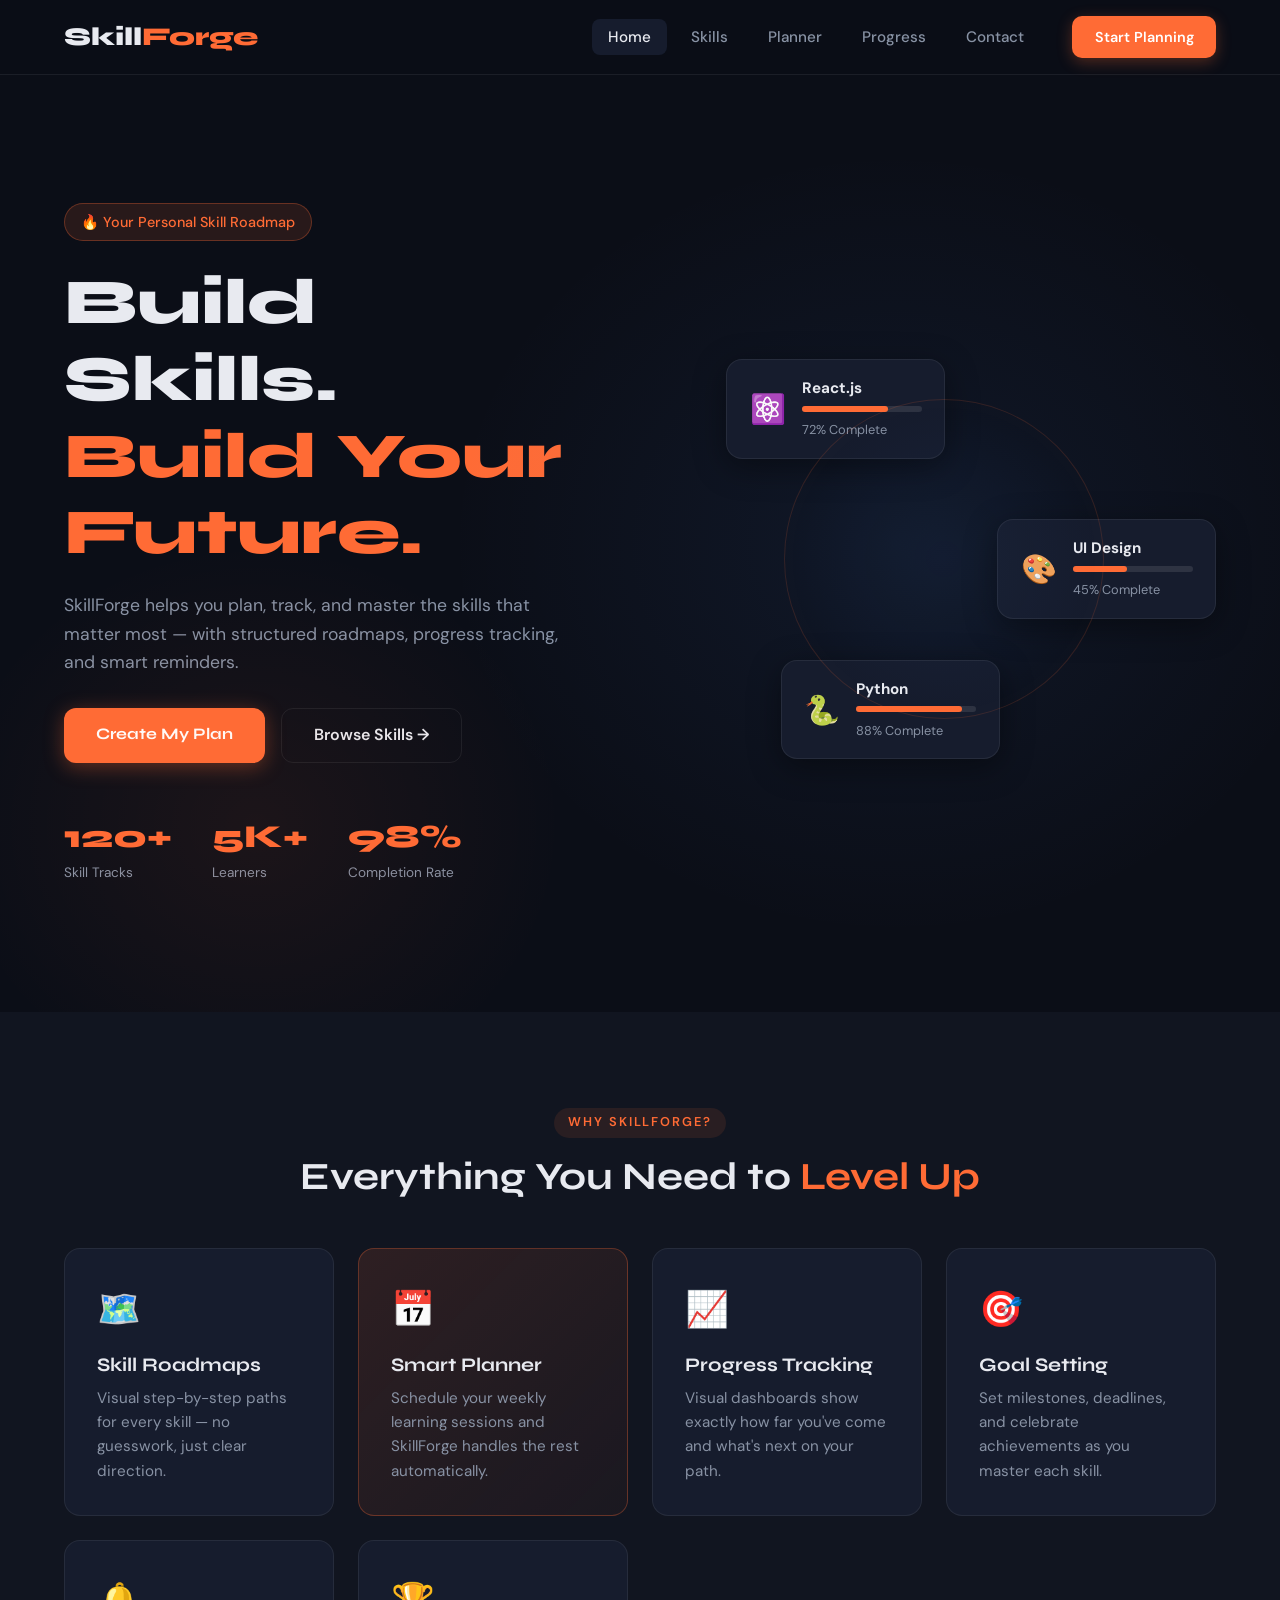
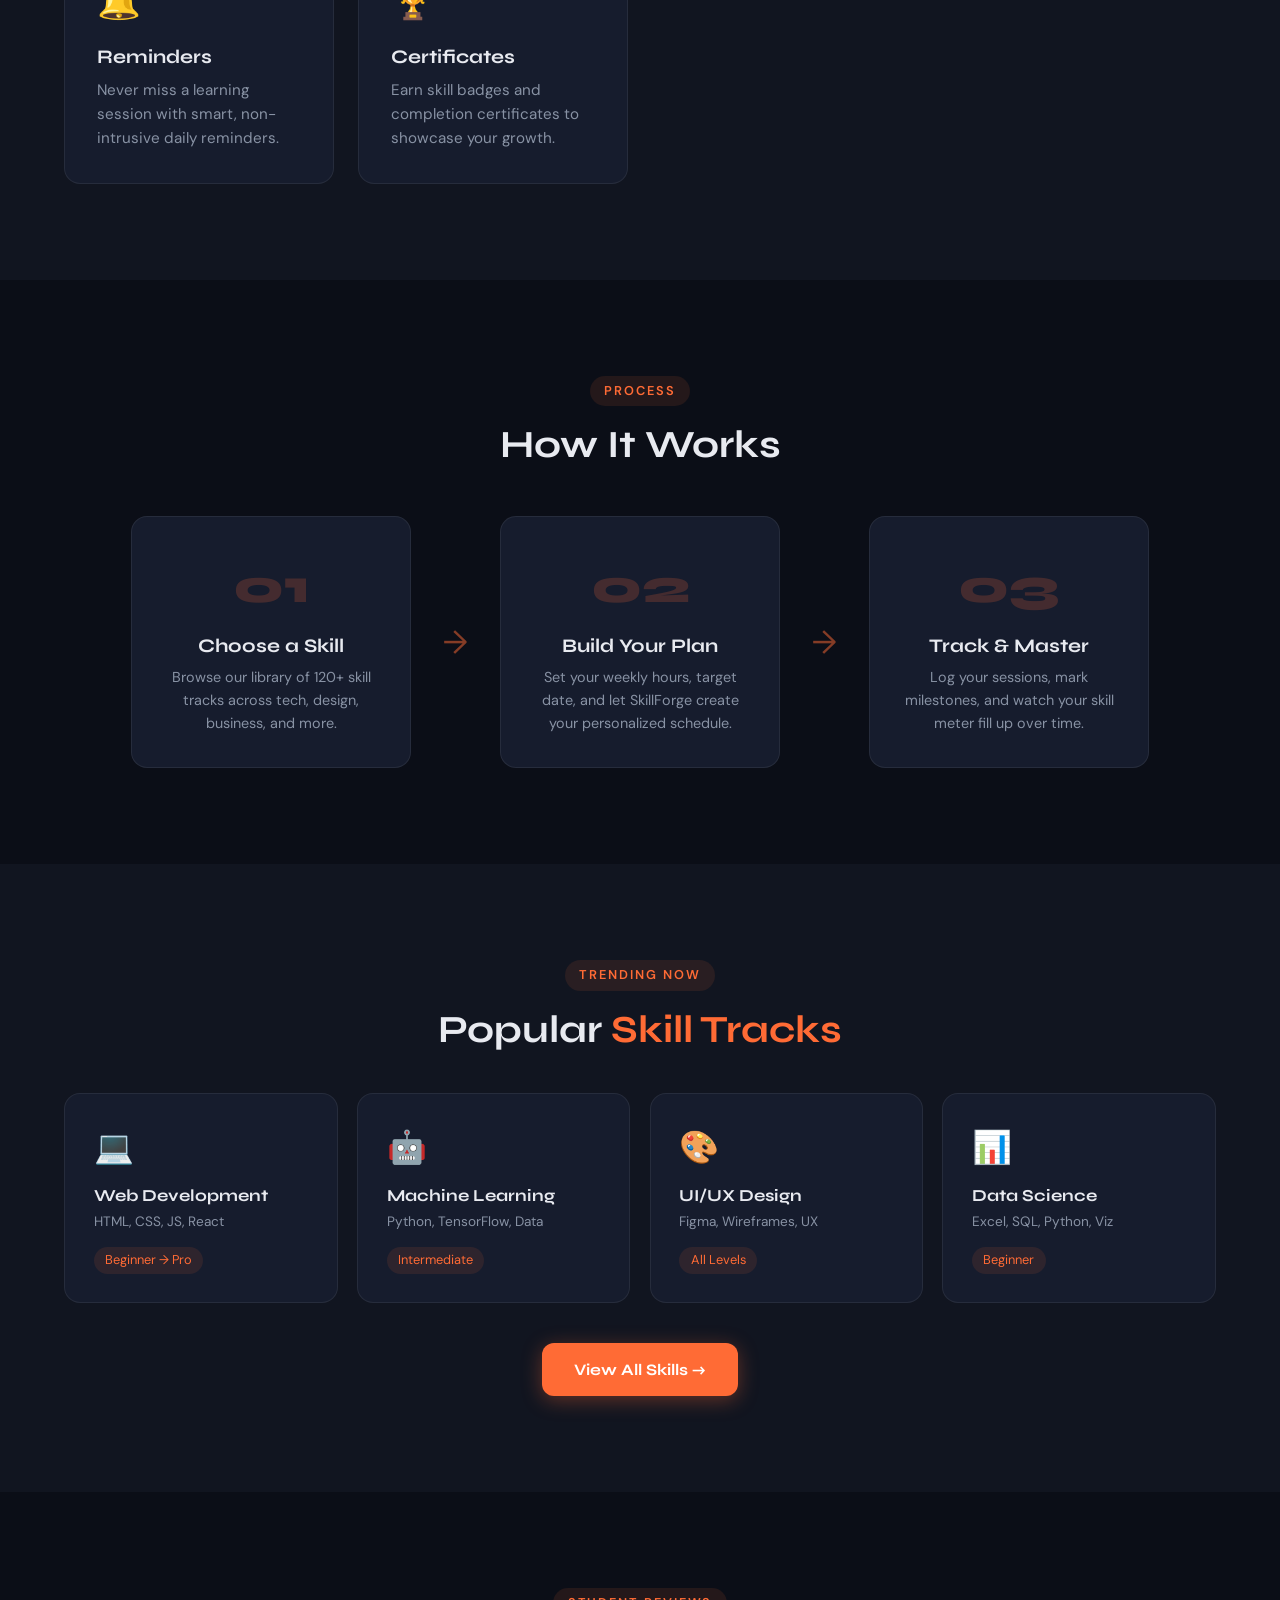
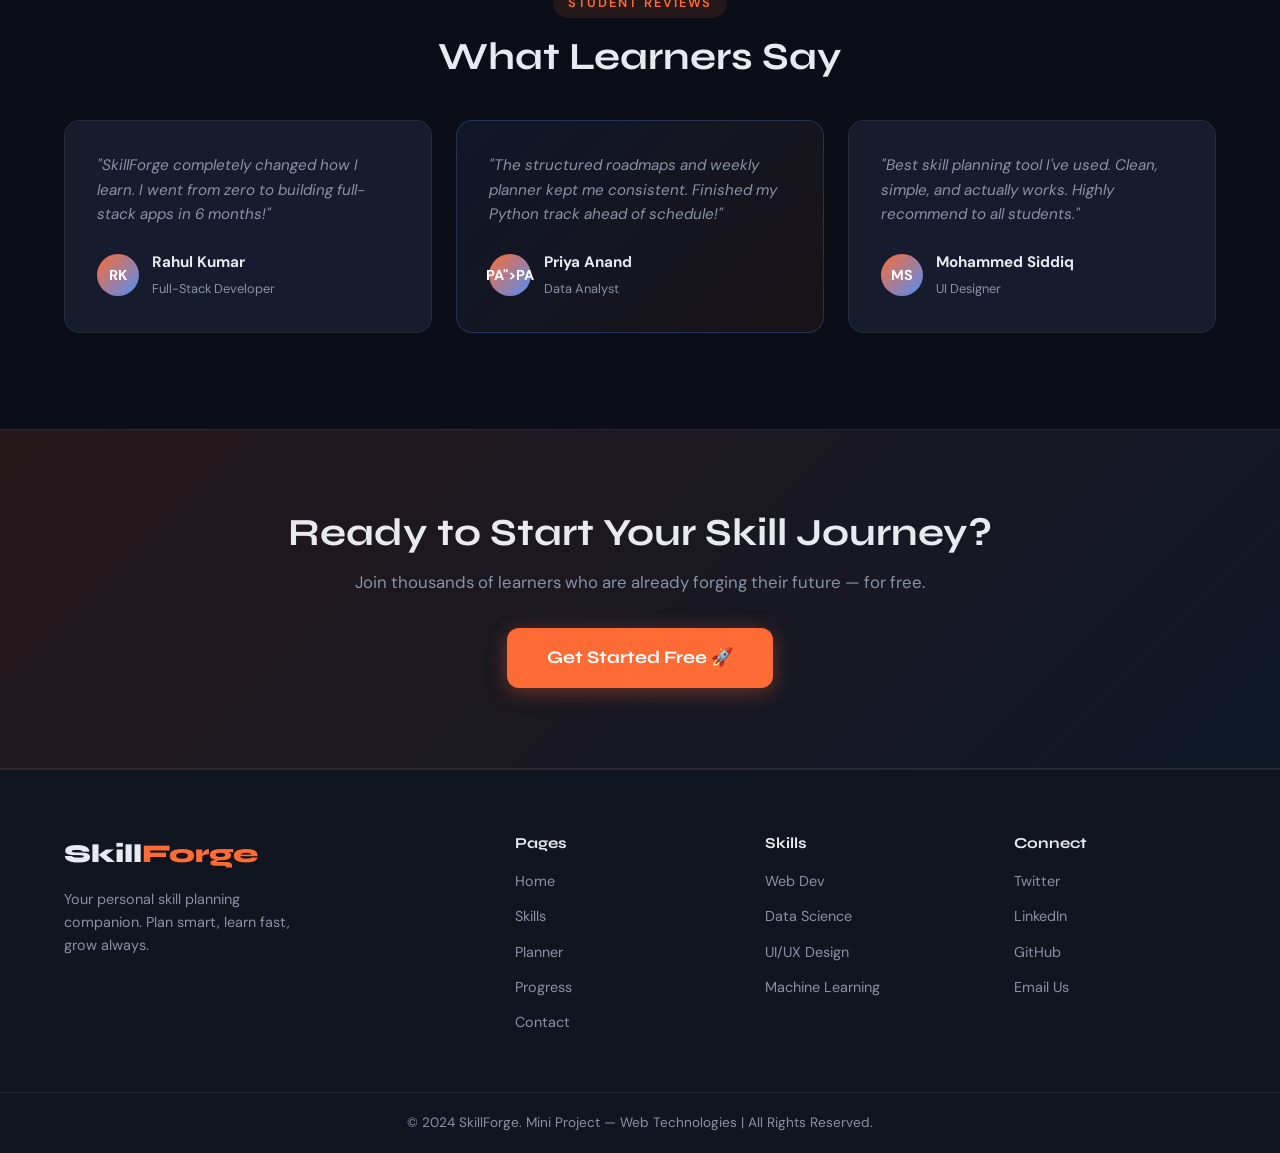
<file: SkillPlannerWEbsite/index.html>
<!DOCTYPE html>
<html lang="en">
<head>
  <meta charset="UTF-8" />
  <meta name="viewport" content="width=device-width, initial-scale=1.0"/>
  <title>SkillForge — Plan. Learn. Master.</title>
  <link rel="preconnect" href="https://fonts.googleapis.com">
  <link href="https://fonts.googleapis.com/css2?family=Syne:wght@400;700;800&family=DM+Sans:ital,wght@0,300;0,400;0,500;1,300&display=swap" rel="stylesheet">
  <link rel="stylesheet" href="style.css">
</head>
<body>

  <!-- NAV -->
  <nav class="navbar">
    <a href="index.html" class="logo">Skill<span>Forge</span></a>
    <ul class="nav-links">
      <li><a href="index.html" class="active">Home</a></li>
      <li><a href="skills.html">Skills</a></li>
      <li><a href="planner.html">Planner</a></li>
      <li><a href="progress.html">Progress</a></li>
      <li><a href="contact.html">Contact</a></li>
    </ul>
    <a href="planner.html" class="btn-cta">Start Planning</a>
    <div class="hamburger" onclick="toggleMenu()">&#9776;</div>
  </nav>

  <!-- HERO -->
  <section class="hero">
    <div class="hero-bg-anim"></div>
    <div class="hero-content">
      <span class="hero-badge">🔥 Your Personal Skill Roadmap</span>
      <h1>Build Skills.<br><em>Build Your Future.</em></h1>
      <p>SkillForge helps you plan, track, and master the skills that matter most — with structured roadmaps, progress tracking, and smart reminders.</p>
      <div class="hero-btns">
        <a href="planner.html" class="btn-primary">Create My Plan</a>
        <a href="skills.html" class="btn-secondary">Browse Skills →</a>
      </div>
      <div class="hero-stats">
        <div class="stat"><span>120+</span><p>Skill Tracks</p></div>
        <div class="stat"><span>5K+</span><p>Learners</p></div>
        <div class="stat"><span>98%</span><p>Completion Rate</p></div>
      </div>
    </div>
    <div class="hero-visual">
      <div class="card-float card1">
        <div class="cf-icon">⚛️</div>
        <div>
          <strong>React.js</strong>
          <div class="prog-bar"><div style="width:72%"></div></div>
          <small>72% Complete</small>
        </div>
      </div>
      <div class="card-float card2">
        <div class="cf-icon">🎨</div>
        <div>
          <strong>UI Design</strong>
          <div class="prog-bar"><div style="width:45%"></div></div>
          <small>45% Complete</small>
        </div>
      </div>
      <div class="card-float card3">
        <div class="cf-icon">🐍</div>
        <div>
          <strong>Python</strong>
          <div class="prog-bar"><div style="width:88%"></div></div>
          <small>88% Complete</small>
        </div>
      </div>
      <div class="hero-circle"></div>
    </div>
  </section>

  <!-- FEATURES -->
  <section class="features">
    <div class="section-label">Why SkillForge?</div>
    <h2>Everything You Need to <em>Level Up</em></h2>
    <div class="features-grid">
      <div class="feat-card">
        <div class="feat-icon">🗺️</div>
        <h3>Skill Roadmaps</h3>
        <p>Visual step-by-step paths for every skill — no guesswork, just clear direction.</p>
      </div>
      <div class="feat-card feat-highlight">
        <div class="feat-icon">📅</div>
        <h3>Smart Planner</h3>
        <p>Schedule your weekly learning sessions and SkillForge handles the rest automatically.</p>
      </div>
      <div class="feat-card">
        <div class="feat-icon">📈</div>
        <h3>Progress Tracking</h3>
        <p>Visual dashboards show exactly how far you've come and what's next on your path.</p>
      </div>
      <div class="feat-card">
        <div class="feat-icon">🎯</div>
        <h3>Goal Setting</h3>
        <p>Set milestones, deadlines, and celebrate achievements as you master each skill.</p>
      </div>
      <div class="feat-card">
        <div class="feat-icon">🔔</div>
        <h3>Reminders</h3>
        <p>Never miss a learning session with smart, non-intrusive daily reminders.</p>
      </div>
      <div class="feat-card">
        <div class="feat-icon">🏆</div>
        <h3>Certificates</h3>
        <p>Earn skill badges and completion certificates to showcase your growth.</p>
      </div>
    </div>
  </section>

  <!-- HOW IT WORKS -->
  <section class="how-it-works">
    <div class="section-label">Process</div>
    <h2>How It Works</h2>
    <div class="steps">
      <div class="step">
        <div class="step-num">01</div>
        <h3>Choose a Skill</h3>
        <p>Browse our library of 120+ skill tracks across tech, design, business, and more.</p>
      </div>
      <div class="step-arrow">→</div>
      <div class="step">
        <div class="step-num">02</div>
        <h3>Build Your Plan</h3>
        <p>Set your weekly hours, target date, and let SkillForge create your personalized schedule.</p>
      </div>
      <div class="step-arrow">→</div>
      <div class="step">
        <div class="step-num">03</div>
        <h3>Track & Master</h3>
        <p>Log your sessions, mark milestones, and watch your skill meter fill up over time.</p>
      </div>
    </div>
  </section>

  <!-- POPULAR SKILLS PREVIEW -->
  <section class="popular-skills">
    <div class="section-label">Trending Now</div>
    <h2>Popular <em>Skill Tracks</em></h2>
    <div class="skills-preview-grid">
      <a href="skills.html" class="skill-prev-card">
        <span class="sp-icon">💻</span>
        <h4>Web Development</h4>
        <p>HTML, CSS, JS, React</p>
        <span class="sp-tag">Beginner → Pro</span>
      </a>
      <a href="skills.html" class="skill-prev-card">
        <span class="sp-icon">🤖</span>
        <h4>Machine Learning</h4>
        <p>Python, TensorFlow, Data</p>
        <span class="sp-tag">Intermediate</span>
      </a>
      <a href="skills.html" class="skill-prev-card">
        <span class="sp-icon">🎨</span>
        <h4>UI/UX Design</h4>
        <p>Figma, Wireframes, UX</p>
        <span class="sp-tag">All Levels</span>
      </a>
      <a href="skills.html" class="skill-prev-card">
        <span class="sp-icon">📊</span>
        <h4>Data Science</h4>
        <p>Excel, SQL, Python, Viz</p>
        <span class="sp-tag">Beginner</span>
      </a>
    </div>
    <a href="skills.html" class="btn-primary" style="margin-top:2.5rem;display:inline-block;">View All Skills →</a>
  </section>

  <!-- TESTIMONIAL -->
  <section class="testimonials">
    <div class="section-label">Student Reviews</div>
    <h2>What Learners Say</h2>
    <div class="testi-grid">
      <div class="testi-card">
        <p>"SkillForge completely changed how I learn. I went from zero to building full-stack apps in 6 months!"</p>
        <div class="testi-author"><div class="avatar">RK</div><div><strong>Rahul Kumar</strong><small>Full-Stack Developer</small></div></div>
      </div>
      <div class="testi-card testi-featured">
        <p>"The structured roadmaps and weekly planner kept me consistent. Finished my Python track ahead of schedule!"</p>
        <div class="testi-author"><div class="avatar">PA">PA</div><div><strong>Priya Anand</strong><small>Data Analyst</small></div></div>
      </div>
      <div class="testi-card">
        <p>"Best skill planning tool I've used. Clean, simple, and actually works. Highly recommend to all students."</p>
        <div class="testi-author"><div class="avatar">MS</div><div><strong>Mohammed Siddiq</strong><small>UI Designer</small></div></div>
      </div>
    </div>
  </section>

  <!-- CTA BANNER -->
  <section class="cta-banner">
    <h2>Ready to Start Your Skill Journey?</h2>
    <p>Join thousands of learners who are already forging their future — for free.</p>
    <a href="planner.html" class="btn-primary btn-large">Get Started Free 🚀</a>
  </section>

  <!-- FOOTER -->
  <footer class="footer">
    <div class="footer-top">
      <div class="footer-brand">
        <a href="index.html" class="logo">Skill<span>Forge</span></a>
        <p>Your personal skill planning companion. Plan smart, learn fast, grow always.</p>
      </div>
      <div class="footer-links">
        <h4>Pages</h4>
        <ul>
          <li><a href="index.html">Home</a></li>
          <li><a href="skills.html">Skills</a></li>
          <li><a href="planner.html">Planner</a></li>
          <li><a href="progress.html">Progress</a></li>
          <li><a href="contact.html">Contact</a></li>
        </ul>
      </div>
      <div class="footer-links">
        <h4>Skills</h4>
        <ul>
          <li><a href="skills.html">Web Dev</a></li>
          <li><a href="skills.html">Data Science</a></li>
          <li><a href="skills.html">UI/UX Design</a></li>
          <li><a href="skills.html">Machine Learning</a></li>
        </ul>
      </div>
      <div class="footer-links">
        <h4>Connect</h4>
        <ul>
          <li><a href="#">Twitter</a></li>
          <li><a href="#">LinkedIn</a></li>
          <li><a href="#">GitHub</a></li>
          <li><a href="contact.html">Email Us</a></li>
        </ul>
      </div>
    </div>
    <div class="footer-bottom">
      <p>© 2024 SkillForge. Mini Project — Web Technologies | All Rights Reserved.</p>
    </div>
  </footer>

  <script src="script.js"></script>
</body>
</html>
</file>
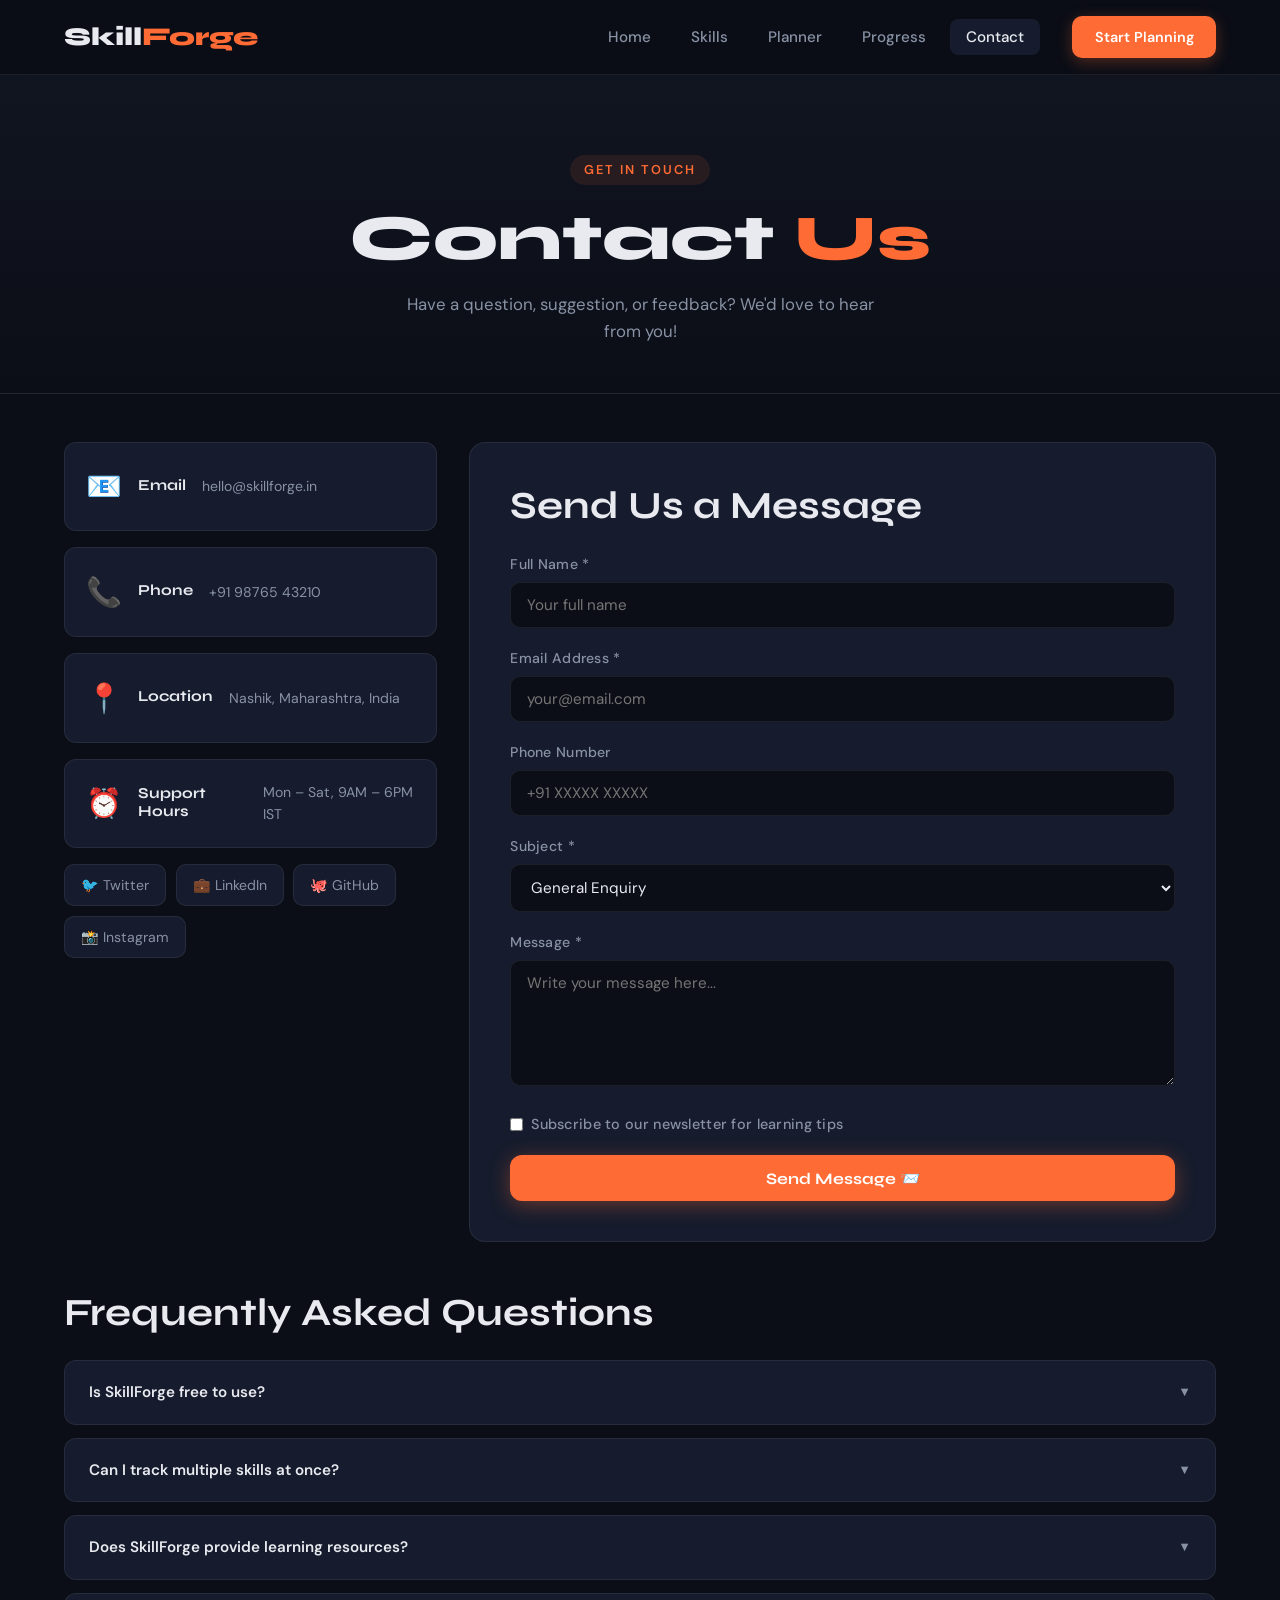
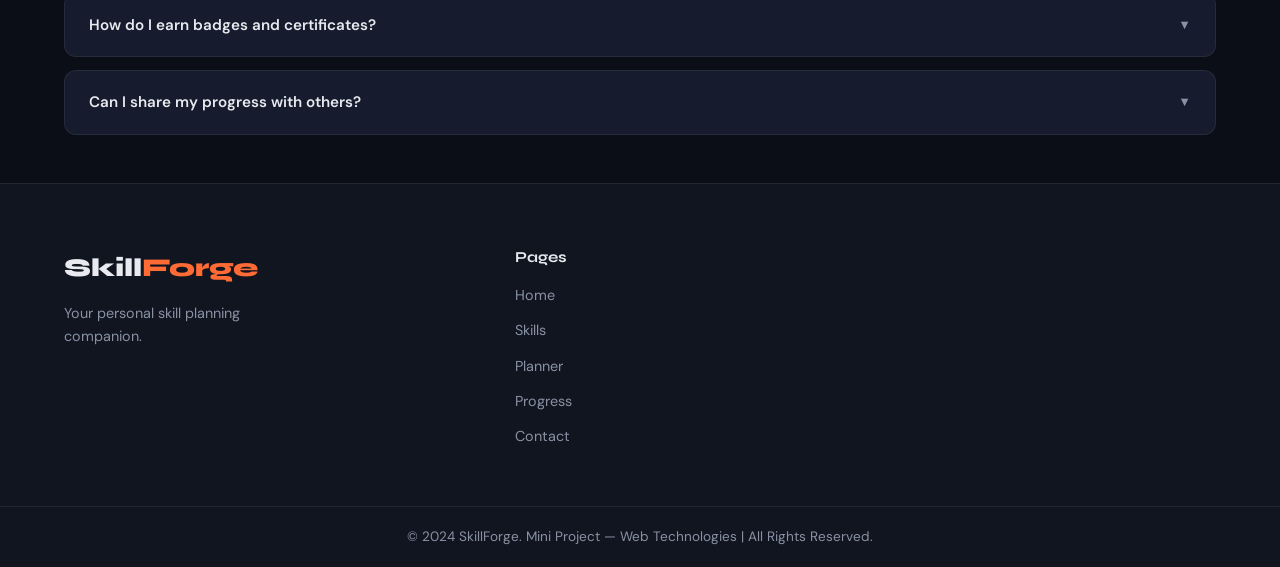
<file: SkillPlannerWEbsite/contact.html>
<!DOCTYPE html>
<html lang="en">
<head>
  <meta charset="UTF-8"/>
  <meta name="viewport" content="width=device-width, initial-scale=1.0"/>
  <title>Contact — SkillForge</title>
  <link rel="preconnect" href="https://fonts.googleapis.com">
  <link href="https://fonts.googleapis.com/css2?family=Syne:wght@400;700;800&family=DM+Sans:ital,wght@0,300;0,400;0,500;1,300&display=swap" rel="stylesheet">
  <link rel="stylesheet" href="style.css">
</head>
<body>
  <nav class="navbar">
    <a href="index.html" class="logo">Skill<span>Forge</span></a>
    <ul class="nav-links">
      <li><a href="index.html">Home</a></li>
      <li><a href="skills.html">Skills</a></li>
      <li><a href="planner.html">Planner</a></li>
      <li><a href="progress.html">Progress</a></li>
      <li><a href="contact.html" class="active">Contact</a></li>
    </ul>
    <a href="planner.html" class="btn-cta">Start Planning</a>
    <div class="hamburger" onclick="toggleMenu()">&#9776;</div>
  </nav>

  <div class="page-hero">
    <div class="section-label">Get In Touch</div>
    <h1>Contact <em>Us</em></h1>
    <p>Have a question, suggestion, or feedback? We'd love to hear from you!</p>
  </div>

  <section class="contact-section">
    <div class="contact-grid">

      <!-- INFO CARDS -->
      <div class="contact-info">
        <div class="ci-card">
          <div class="ci-icon">📧</div>
          <h4>Email</h4>
          <p>hello@skillforge.in</p>
        </div>
        <div class="ci-card">
          <div class="ci-icon">📞</div>
          <h4>Phone</h4>
          <p>+91 98765 43210</p>
        </div>
        <div class="ci-card">
          <div class="ci-icon">📍</div>
          <h4>Location</h4>
          <p>Nashik, Maharashtra, India</p>
        </div>
        <div class="ci-card">
          <div class="ci-icon">⏰</div>
          <h4>Support Hours</h4>
          <p>Mon – Sat, 9AM – 6PM IST</p>
        </div>

        <div class="social-links">
          <a href="#" class="soc-btn">🐦 Twitter</a>
          <a href="#" class="soc-btn">💼 LinkedIn</a>
          <a href="#" class="soc-btn">🐙 GitHub</a>
          <a href="#" class="soc-btn">📸 Instagram</a>
        </div>
      </div>

      <!-- CONTACT FORM -->
      <div class="contact-form-card">
        <h2>Send Us a Message</h2>

        <div id="formSuccess" class="success-banner" style="display:none;">
          ✅ Message sent successfully! We'll get back to you within 24 hours.
        </div>

        <div class="form-group">
          <label>Full Name *</label>
          <input type="text" id="cName" placeholder="Your full name"/>
        </div>
        <div class="form-group">
          <label>Email Address *</label>
          <input type="email" id="cEmail" placeholder="your@email.com"/>
        </div>
        <div class="form-group">
          <label>Phone Number</label>
          <input type="tel" id="cPhone" placeholder="+91 XXXXX XXXXX"/>
        </div>
        <div class="form-group">
          <label>Subject *</label>
          <select id="cSubject">
            <option>General Enquiry</option>
            <option>Technical Support</option>
            <option>Feature Request</option>
            <option>Report a Bug</option>
            <option>Partnership</option>
            <option>Other</option>
          </select>
        </div>
        <div class="form-group">
          <label>Message *</label>
          <textarea id="cMessage" rows="5" placeholder="Write your message here..."></textarea>
        </div>
        <div class="form-group checkbox-group">
          <label><input type="checkbox" id="cNewsletter"> Subscribe to our newsletter for learning tips</label>
        </div>

        <button class="btn-primary btn-full" onclick="submitContact()">Send Message 📨</button>
      </div>
    </div>

    <!-- FAQ SECTION -->
    <div class="faq-section">
      <h2>Frequently Asked Questions</h2>
      <div class="faq-list">
        <div class="faq-item" onclick="toggleFaq(this)">
          <div class="faq-q">Is SkillForge free to use? <span class="faq-arrow">▼</span></div>
          <div class="faq-a">Yes! SkillForge is completely free for all students and self-learners. We believe quality skill planning should be accessible to everyone.</div>
        </div>
        <div class="faq-item" onclick="toggleFaq(this)">
          <div class="faq-q">Can I track multiple skills at once? <span class="faq-arrow">▼</span></div>
          <div class="faq-a">Absolutely! You can add as many skill plans as you need and track all of them simultaneously from your Progress dashboard.</div>
        </div>
        <div class="faq-item" onclick="toggleFaq(this)">
          <div class="faq-q">Does SkillForge provide learning resources? <span class="faq-arrow">▼</span></div>
          <div class="faq-a">SkillForge provides structured roadmaps and planning tools. For actual content, we recommend pairing it with platforms like Coursera, YouTube, or freeCodeCamp.</div>
        </div>
        <div class="faq-item" onclick="toggleFaq(this)">
          <div class="faq-q">How do I earn badges and certificates? <span class="faq-arrow">▼</span></div>
          <div class="faq-a">Badges are earned automatically based on milestones — like logging your first session, maintaining a streak, or completing a skill track 100%.</div>
        </div>
        <div class="faq-item" onclick="toggleFaq(this)">
          <div class="faq-q">Can I share my progress with others? <span class="faq-arrow">▼</span></div>
          <div class="faq-a">Yes! Your progress dashboard can be shared as a public profile link. Showcase your completed skills and achievements on LinkedIn or your portfolio.</div>
        </div>
      </div>
    </div>
  </section>

  <footer class="footer">
    <div class="footer-top">
      <div class="footer-brand">
        <a href="index.html" class="logo">Skill<span>Forge</span></a>
        <p>Your personal skill planning companion.</p>
      </div>
      <div class="footer-links">
        <h4>Pages</h4>
        <ul>
          <li><a href="index.html">Home</a></li>
          <li><a href="skills.html">Skills</a></li>
          <li><a href="planner.html">Planner</a></li>
          <li><a href="progress.html">Progress</a></li>
          <li><a href="contact.html">Contact</a></li>
        </ul>
      </div>
    </div>
    <div class="footer-bottom">
      <p>© 2024 SkillForge. Mini Project — Web Technologies | All Rights Reserved.</p>
    </div>
  </footer>

  <script src="script.js"></script>
</body>
</html>
</file>
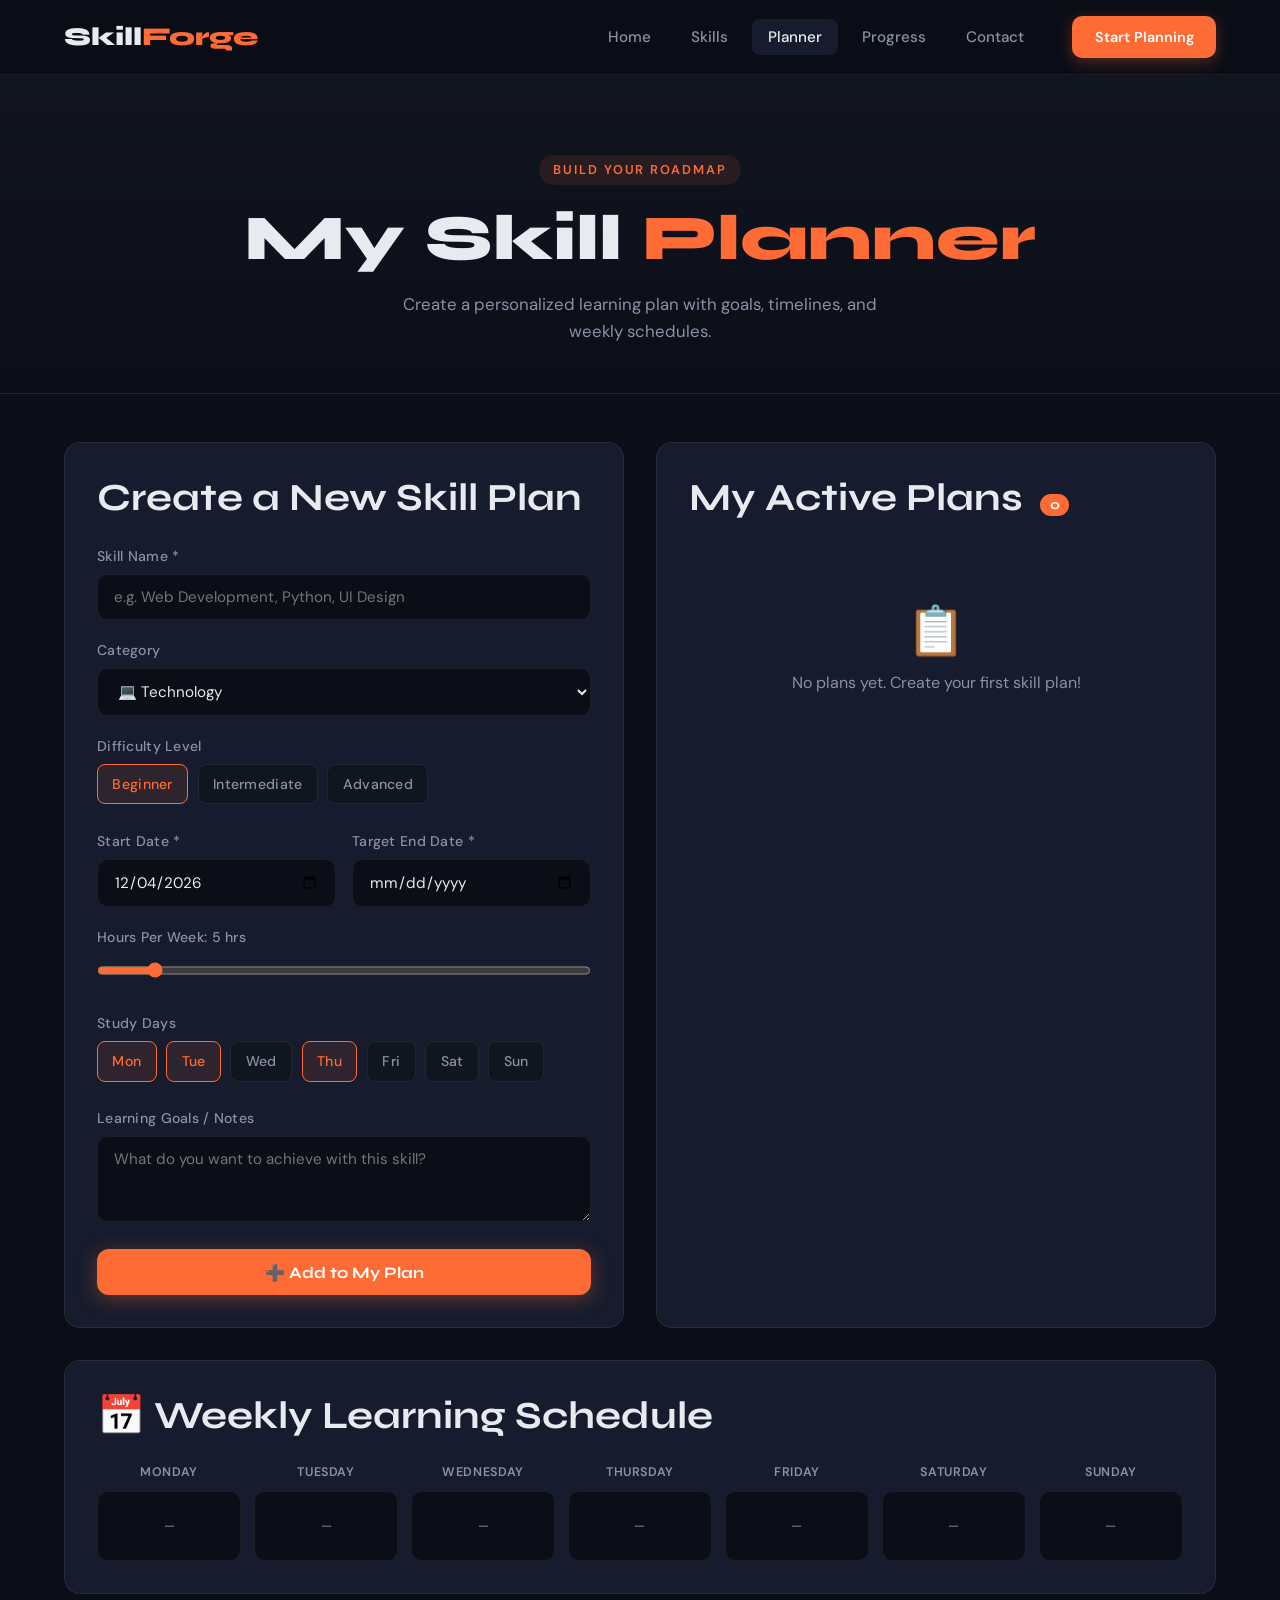
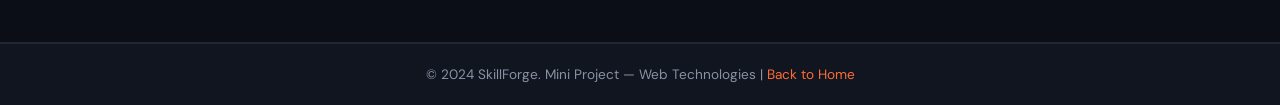
<file: SkillPlannerWEbsite/planner.html>
<!DOCTYPE html>
<html lang="en">
<head>
  <meta charset="UTF-8"/>
  <meta name="viewport" content="width=device-width, initial-scale=1.0"/>
  <title>My Planner — SkillForge</title>
  <link rel="preconnect" href="https://fonts.googleapis.com">
  <link href="https://fonts.googleapis.com/css2?family=Syne:wght@400;700;800&family=DM+Sans:ital,wght@0,300;0,400;0,500;1,300&display=swap" rel="stylesheet">
  <link rel="stylesheet" href="style.css">
</head>
<body>
  <nav class="navbar">
    <a href="index.html" class="logo">Skill<span>Forge</span></a>
    <ul class="nav-links">
      <li><a href="index.html">Home</a></li>
      <li><a href="skills.html">Skills</a></li>
      <li><a href="planner.html" class="active">Planner</a></li>
      <li><a href="progress.html">Progress</a></li>
      <li><a href="contact.html">Contact</a></li>
    </ul>
    <a href="planner.html" class="btn-cta">Start Planning</a>
    <div class="hamburger" onclick="toggleMenu()">&#9776;</div>
  </nav>

  <div class="page-hero">
    <div class="section-label">Build Your Roadmap</div>
    <h1>My Skill <em>Planner</em></h1>
    <p>Create a personalized learning plan with goals, timelines, and weekly schedules.</p>
  </div>

  <section class="planner-section">
    <div class="planner-container">

      <!-- FORM -->
      <div class="planner-form-card">
        <h2>Create a New Skill Plan</h2>

        <div class="form-group">
          <label>Skill Name *</label>
          <input type="text" id="skillName" placeholder="e.g. Web Development, Python, UI Design"/>
        </div>

        <div class="form-group">
          <label>Category</label>
          <select id="skillCat">
            <option>💻 Technology</option>
            <option>🎨 Design</option>
            <option>📊 Data Science</option>
            <option>💼 Business</option>
            <option>📚 Academic</option>
            <option>🎵 Creative Arts</option>
          </select>
        </div>

        <div class="form-group">
          <label>Difficulty Level</label>
          <div class="radio-group">
            <label class="radio-opt"><input type="radio" name="level" value="Beginner" checked> Beginner</label>
            <label class="radio-opt"><input type="radio" name="level" value="Intermediate"> Intermediate</label>
            <label class="radio-opt"><input type="radio" name="level" value="Advanced"> Advanced</label>
          </div>
        </div>

        <div class="form-row">
          <div class="form-group">
            <label>Start Date *</label>
            <input type="date" id="startDate"/>
          </div>
          <div class="form-group">
            <label>Target End Date *</label>
            <input type="date" id="endDate"/>
          </div>
        </div>

        <div class="form-group">
          <label>Hours Per Week: <span id="hrsVal">5</span> hrs</label>
          <input type="range" id="hoursRange" min="1" max="40" value="5" oninput="updateHrs(this.value)"/>
        </div>

        <div class="form-group">
          <label>Study Days</label>
          <div class="days-group">
            <label class="day-btn"><input type="checkbox" value="Mon" checked> Mon</label>
            <label class="day-btn"><input type="checkbox" value="Tue" checked> Tue</label>
            <label class="day-btn"><input type="checkbox" value="Wed"> Wed</label>
            <label class="day-btn"><input type="checkbox" value="Thu" checked> Thu</label>
            <label class="day-btn"><input type="checkbox" value="Fri"> Fri</label>
            <label class="day-btn"><input type="checkbox" value="Sat"> Sat</label>
            <label class="day-btn"><input type="checkbox" value="Sun"> Sun</label>
          </div>
        </div>

        <div class="form-group">
          <label>Learning Goals / Notes</label>
          <textarea id="goalNotes" rows="3" placeholder="What do you want to achieve with this skill?"></textarea>
        </div>

        <button class="btn-primary btn-full" onclick="addPlan()">➕ Add to My Plan</button>
      </div>

      <!-- PLANS LIST -->
      <div class="plans-list-card">
        <h2>My Active Plans <span class="plan-count" id="planCount">0</span></h2>
        <div id="plansContainer">
          <div class="empty-state">
            <div style="font-size:3rem">📋</div>
            <p>No plans yet. Create your first skill plan!</p>
          </div>
        </div>
      </div>
    </div>

    <!-- WEEKLY SCHEDULE VIEW -->
    <div class="schedule-section">
      <h2>📅 Weekly Learning Schedule</h2>
      <div class="week-grid">
        <div class="week-day">
          <div class="wd-label">Monday</div>
          <div class="wd-slot" id="slot-Mon">—</div>
        </div>
        <div class="week-day">
          <div class="wd-label">Tuesday</div>
          <div class="wd-slot" id="slot-Tue">—</div>
        </div>
        <div class="week-day">
          <div class="wd-label">Wednesday</div>
          <div class="wd-slot" id="slot-Wed">—</div>
        </div>
        <div class="week-day">
          <div class="wd-label">Thursday</div>
          <div class="wd-slot" id="slot-Thu">—</div>
        </div>
        <div class="week-day">
          <div class="wd-label">Friday</div>
          <div class="wd-slot" id="slot-Fri">—</div>
        </div>
        <div class="week-day">
          <div class="wd-label">Saturday</div>
          <div class="wd-slot" id="slot-Sat">—</div>
        </div>
        <div class="week-day">
          <div class="wd-label">Sunday</div>
          <div class="wd-slot" id="slot-Sun">—</div>
        </div>
      </div>
    </div>
  </section>

  <footer class="footer">
    <div class="footer-bottom">
      <p>© 2024 SkillForge. Mini Project — Web Technologies | <a href="index.html">Back to Home</a></p>
    </div>
  </footer>

  <script src="script.js"></script>
</body>
</html>
</file>
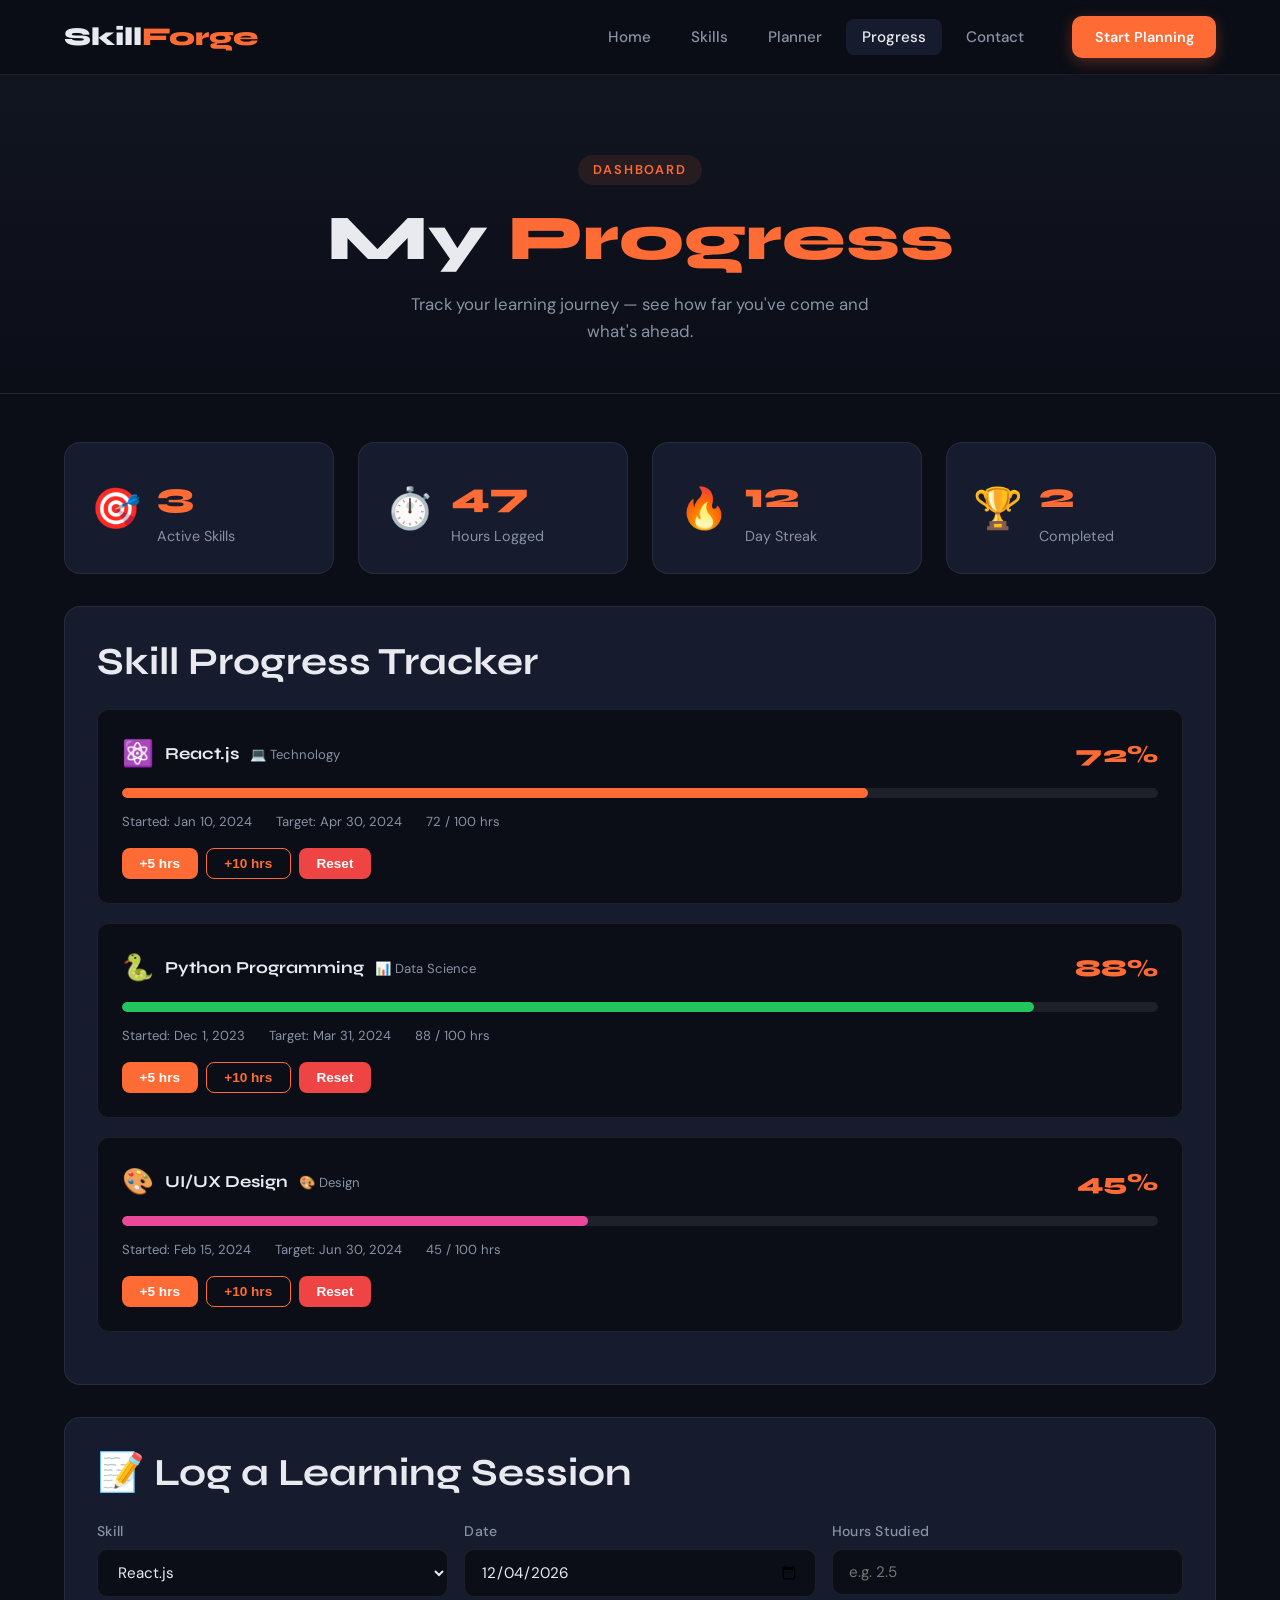
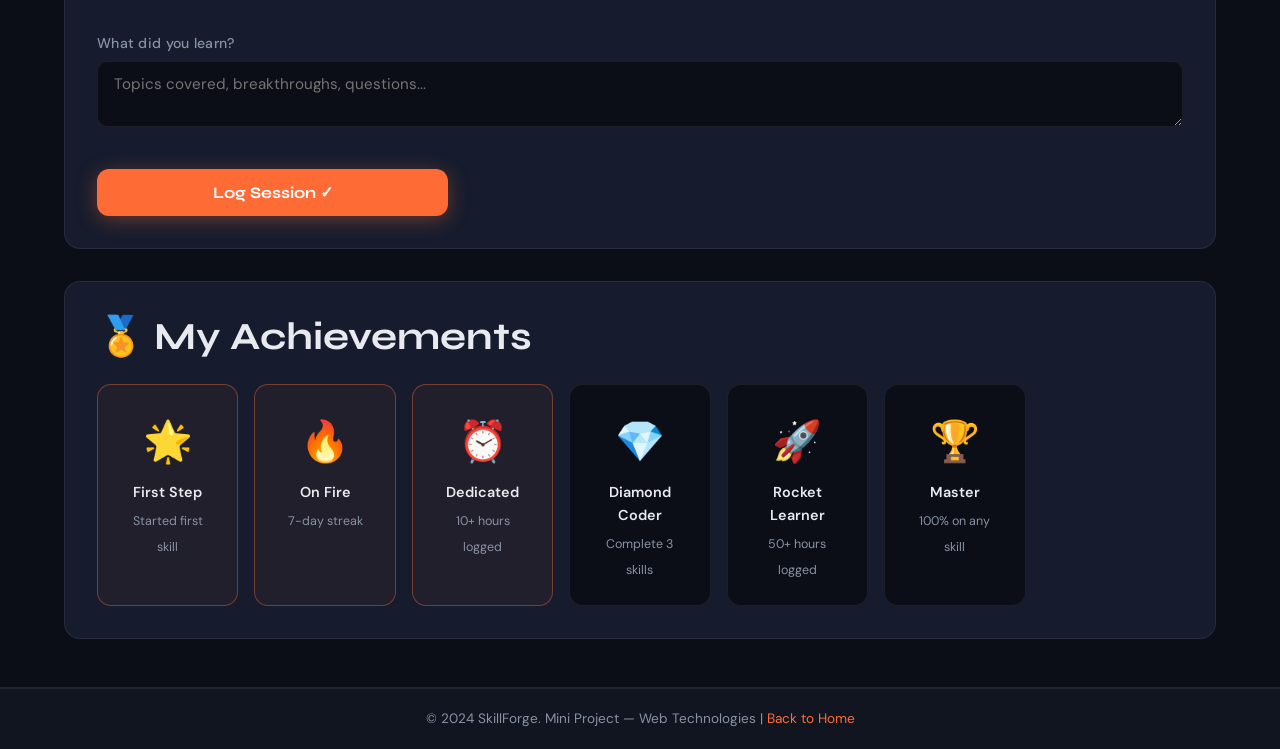
<file: SkillPlannerWEbsite/progress.html>
<!DOCTYPE html>
<html lang="en">
<head>
  <meta charset="UTF-8"/>
  <meta name="viewport" content="width=device-width, initial-scale=1.0"/>
  <title>Progress — SkillForge</title>
  <link rel="preconnect" href="https://fonts.googleapis.com">
  <link href="https://fonts.googleapis.com/css2?family=Syne:wght@400;700;800&family=DM+Sans:ital,wght@0,300;0,400;0,500;1,300&display=swap" rel="stylesheet">
  <link rel="stylesheet" href="style.css">
</head>
<body>
  <nav class="navbar">
    <a href="index.html" class="logo">Skill<span>Forge</span></a>
    <ul class="nav-links">
      <li><a href="index.html">Home</a></li>
      <li><a href="skills.html">Skills</a></li>
      <li><a href="planner.html">Planner</a></li>
      <li><a href="progress.html" class="active">Progress</a></li>
      <li><a href="contact.html">Contact</a></li>
    </ul>
    <a href="planner.html" class="btn-cta">Start Planning</a>
    <div class="hamburger" onclick="toggleMenu()">&#9776;</div>
  </nav>

  <div class="page-hero">
    <div class="section-label">Dashboard</div>
    <h1>My <em>Progress</em></h1>
    <p>Track your learning journey — see how far you've come and what's ahead.</p>
  </div>

  <section class="progress-section">

    <!-- STATS ROW -->
    <div class="dash-stats">
      <div class="ds-card">
        <div class="ds-icon">🎯</div>
        <div class="ds-info">
          <span class="ds-num" id="totalSkills">3</span>
          <p>Active Skills</p>
        </div>
      </div>
      <div class="ds-card">
        <div class="ds-icon">⏱️</div>
        <div class="ds-info">
          <span class="ds-num">47</span>
          <p>Hours Logged</p>
        </div>
      </div>
      <div class="ds-card">
        <div class="ds-icon">🔥</div>
        <div class="ds-info">
          <span class="ds-num">12</span>
          <p>Day Streak</p>
        </div>
      </div>
      <div class="ds-card">
        <div class="ds-icon">🏆</div>
        <div class="ds-info">
          <span class="ds-num">2</span>
          <p>Completed</p>
        </div>
      </div>
    </div>

    <!-- SKILL PROGRESS BARS -->
    <div class="progress-cards">
      <h2>Skill Progress Tracker</h2>

      <div class="prog-skill-card">
        <div class="psc-header">
          <div>
            <span class="psc-icon">⚛️</span>
            <strong>React.js</strong>
            <small>💻 Technology</small>
          </div>
          <div class="psc-pct" id="react-pct">72%</div>
        </div>
        <div class="prog-track">
          <div class="prog-fill" id="react-fill" style="width:72%"></div>
        </div>
        <div class="psc-meta">
          <span>Started: Jan 10, 2024</span>
          <span>Target: Apr 30, 2024</span>
          <span>72 / 100 hrs</span>
        </div>
        <div class="psc-actions">
          <button class="btn-small" onclick="updateProgress('react', 5)">+5 hrs</button>
          <button class="btn-small btn-outline" onclick="updateProgress('react', 10)">+10 hrs</button>
          <button class="btn-small btn-danger" onclick="resetProgress('react')">Reset</button>
        </div>
      </div>

      <div class="prog-skill-card">
        <div class="psc-header">
          <div>
            <span class="psc-icon">🐍</span>
            <strong>Python Programming</strong>
            <small>📊 Data Science</small>
          </div>
          <div class="psc-pct" id="python-pct">88%</div>
        </div>
        <div class="prog-track">
          <div class="prog-fill prog-fill-green" id="python-fill" style="width:88%"></div>
        </div>
        <div class="psc-meta">
          <span>Started: Dec 1, 2023</span>
          <span>Target: Mar 31, 2024</span>
          <span>88 / 100 hrs</span>
        </div>
        <div class="psc-actions">
          <button class="btn-small" onclick="updateProgress('python', 5)">+5 hrs</button>
          <button class="btn-small btn-outline" onclick="updateProgress('python', 10)">+10 hrs</button>
          <button class="btn-small btn-danger" onclick="resetProgress('python')">Reset</button>
        </div>
      </div>

      <div class="prog-skill-card">
        <div class="psc-header">
          <div>
            <span class="psc-icon">🎨</span>
            <strong>UI/UX Design</strong>
            <small>🎨 Design</small>
          </div>
          <div class="psc-pct" id="uiux-pct">45%</div>
        </div>
        <div class="prog-track">
          <div class="prog-fill prog-fill-pink" id="uiux-fill" style="width:45%"></div>
        </div>
        <div class="psc-meta">
          <span>Started: Feb 15, 2024</span>
          <span>Target: Jun 30, 2024</span>
          <span>45 / 100 hrs</span>
        </div>
        <div class="psc-actions">
          <button class="btn-small" onclick="updateProgress('uiux', 5)">+5 hrs</button>
          <button class="btn-small btn-outline" onclick="updateProgress('uiux', 10)">+10 hrs</button>
          <button class="btn-small btn-danger" onclick="resetProgress('uiux')">Reset</button>
        </div>
      </div>
    </div>

    <!-- LOG SESSION -->
    <div class="log-session-card">
      <h2>📝 Log a Learning Session</h2>
      <div class="log-form">
        <div class="form-group">
          <label>Skill</label>
          <select id="logSkill">
            <option>React.js</option>
            <option>Python Programming</option>
            <option>UI/UX Design</option>
          </select>
        </div>
        <div class="form-group">
          <label>Date</label>
          <input type="date" id="logDate"/>
        </div>
        <div class="form-group">
          <label>Hours Studied</label>
          <input type="number" id="logHrs" min="0.5" max="12" step="0.5" placeholder="e.g. 2.5"/>
        </div>
        <div class="form-group">
          <label>What did you learn?</label>
          <textarea id="logNotes" rows="2" placeholder="Topics covered, breakthroughs, questions..."></textarea>
        </div>
        <button class="btn-primary" onclick="logSession()">Log Session ✓</button>
      </div>
    </div>

    <!-- BADGES -->
    <div class="badges-section">
      <h2>🏅 My Achievements</h2>
      <div class="badges-grid">
        <div class="badge earned">
          <div class="badge-icon">🌟</div>
          <p>First Step</p>
          <small>Started first skill</small>
        </div>
        <div class="badge earned">
          <div class="badge-icon">🔥</div>
          <p>On Fire</p>
          <small>7-day streak</small>
        </div>
        <div class="badge earned">
          <div class="badge-icon">⏰</div>
          <p>Dedicated</p>
          <small>10+ hours logged</small>
        </div>
        <div class="badge locked">
          <div class="badge-icon">💎</div>
          <p>Diamond Coder</p>
          <small>Complete 3 skills</small>
        </div>
        <div class="badge locked">
          <div class="badge-icon">🚀</div>
          <p>Rocket Learner</p>
          <small>50+ hours logged</small>
        </div>
        <div class="badge locked">
          <div class="badge-icon">🏆</div>
          <p>Master</p>
          <small>100% on any skill</small>
        </div>
      </div>
    </div>

  </section>

  <footer class="footer">
    <div class="footer-bottom">
      <p>© 2024 SkillForge. Mini Project — Web Technologies | <a href="index.html">Back to Home</a></p>
    </div>
  </footer>

  <script src="script.js"></script>
</body>
</html>
</file>
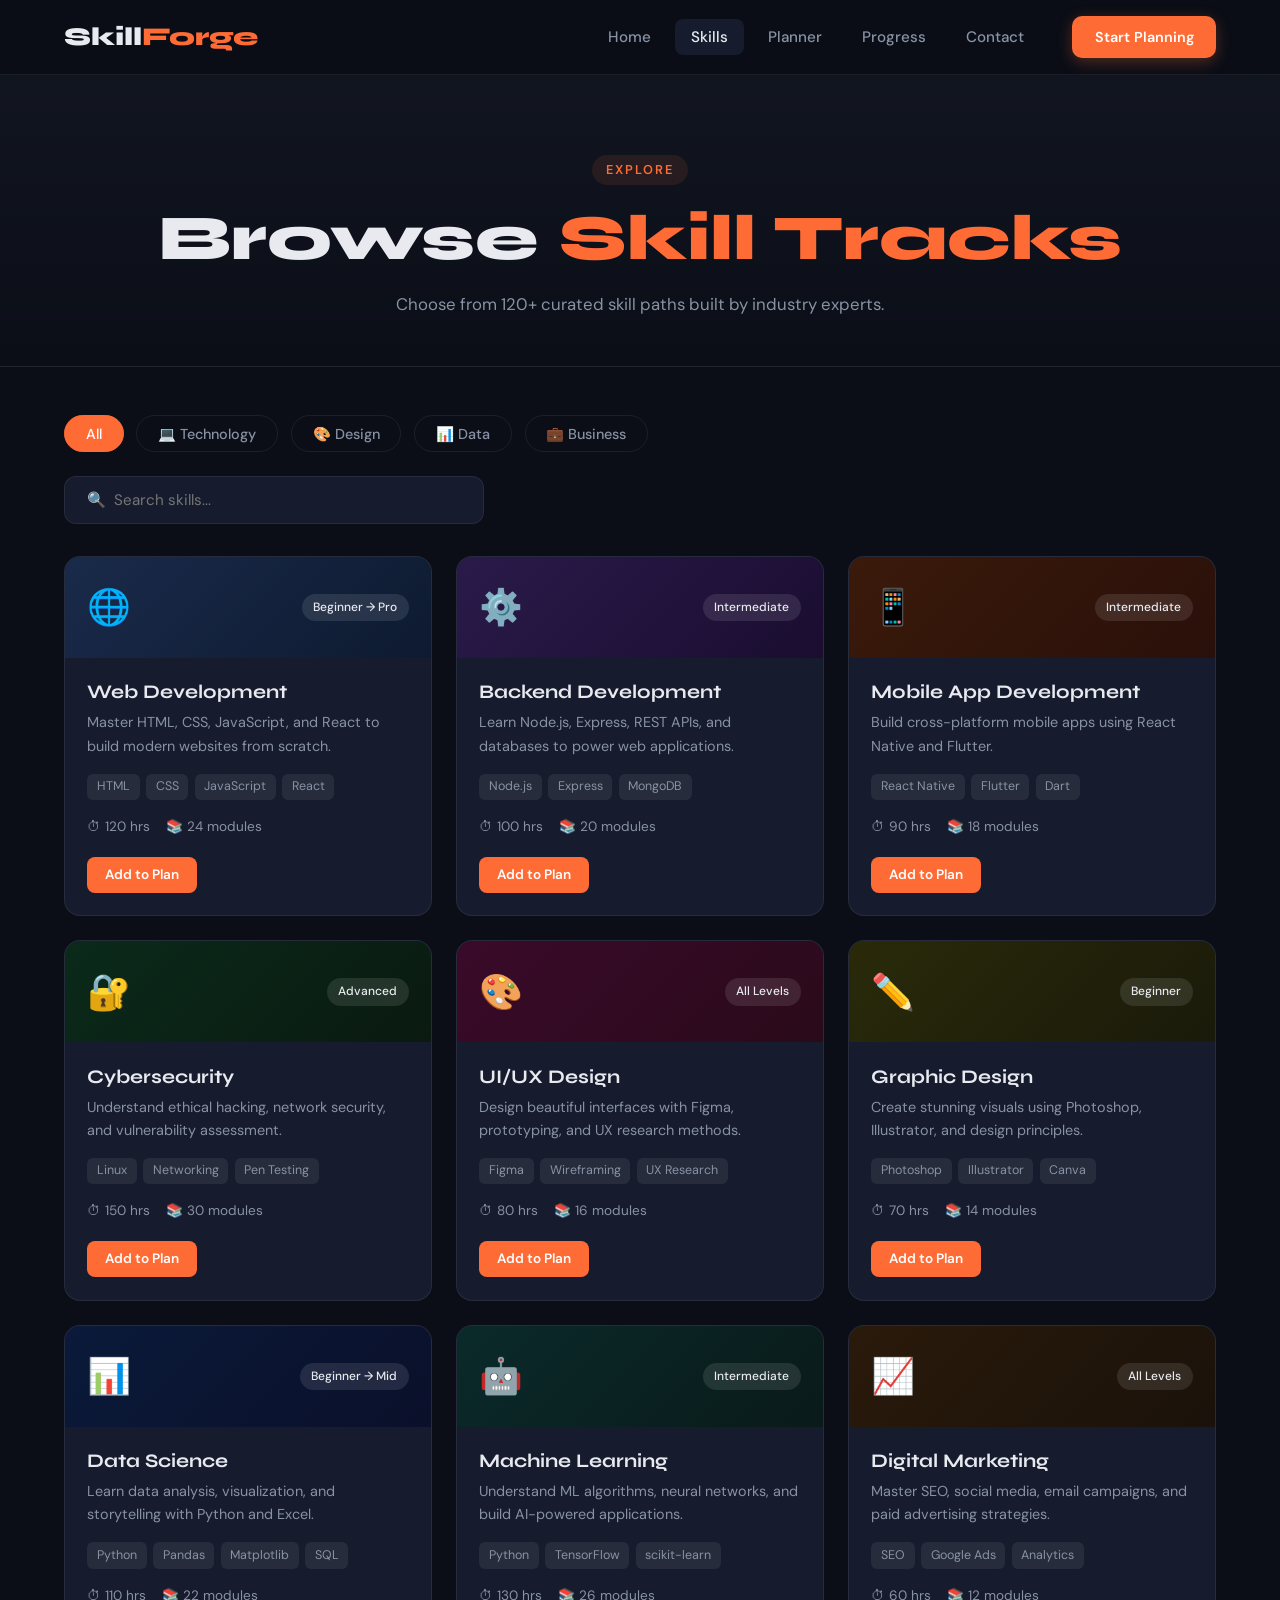
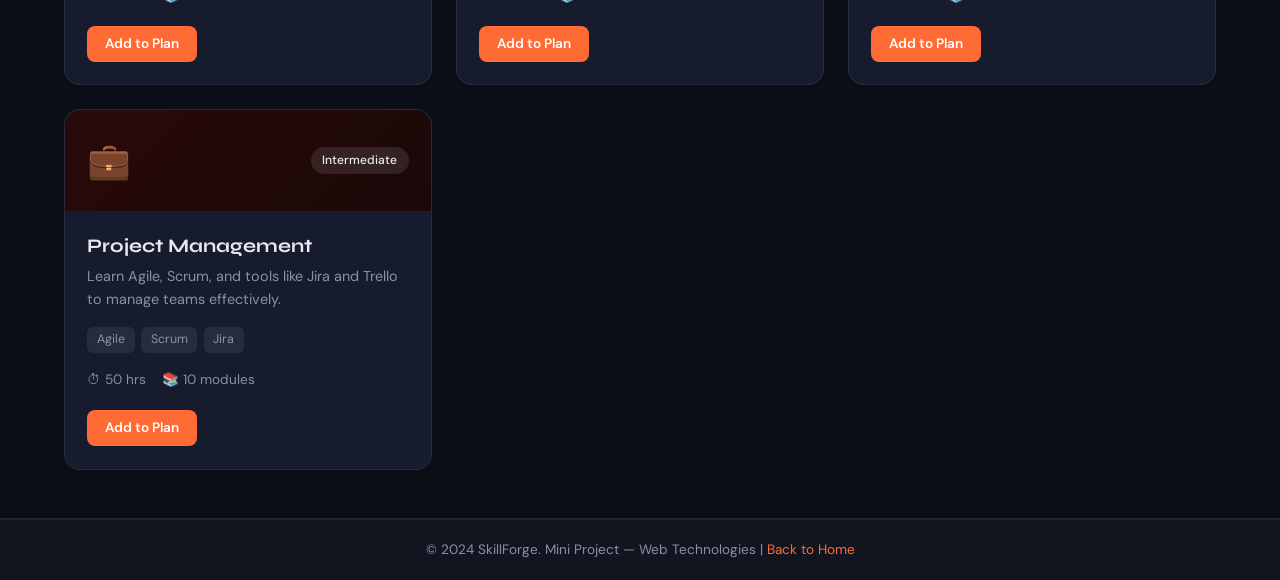
<file: SkillPlannerWEbsite/skills.html>
<!DOCTYPE html>
<html lang="en">
<head>
  <meta charset="UTF-8"/>
  <meta name="viewport" content="width=device-width, initial-scale=1.0"/>
  <title>Browse Skills — SkillForge</title>
  <link rel="preconnect" href="https://fonts.googleapis.com">
  <link href="https://fonts.googleapis.com/css2?family=Syne:wght@400;700;800&family=DM+Sans:ital,wght@0,300;0,400;0,500;1,300&display=swap" rel="stylesheet">
  <link rel="stylesheet" href="style.css">
</head>
<body>
  <nav class="navbar">
    <a href="index.html" class="logo">Skill<span>Forge</span></a>
    <ul class="nav-links">
      <li><a href="index.html">Home</a></li>
      <li><a href="skills.html" class="active">Skills</a></li>
      <li><a href="planner.html">Planner</a></li>
      <li><a href="progress.html">Progress</a></li>
      <li><a href="contact.html">Contact</a></li>
    </ul>
    <a href="planner.html" class="btn-cta">Start Planning</a>
    <div class="hamburger" onclick="toggleMenu()">&#9776;</div>
  </nav>

  <div class="page-hero">
    <div class="section-label">Explore</div>
    <h1>Browse <em>Skill Tracks</em></h1>
    <p>Choose from 120+ curated skill paths built by industry experts.</p>
  </div>

  <!-- FILTER BAR -->
  <section class="skills-section">
    <div class="filter-bar">
      <button class="filter-btn active" onclick="filterSkills('all',this)">All</button>
      <button class="filter-btn" onclick="filterSkills('tech',this)">💻 Technology</button>
      <button class="filter-btn" onclick="filterSkills('design',this)">🎨 Design</button>
      <button class="filter-btn" onclick="filterSkills('data',this)">📊 Data</button>
      <button class="filter-btn" onclick="filterSkills('business',this)">💼 Business</button>
    </div>

    <div class="search-bar">
      <input type="text" id="skillSearch" placeholder="🔍  Search skills..." oninput="searchSkills(this.value)">
    </div>

    <div class="skills-grid" id="skillsGrid">
      <!-- Tech -->
      <div class="skill-card" data-cat="tech">
        <div class="sc-header tech-bg">
          <span class="sc-icon">🌐</span>
          <span class="sc-level">Beginner → Pro</span>
        </div>
        <div class="sc-body">
          <h3>Web Development</h3>
          <p>Master HTML, CSS, JavaScript, and React to build modern websites from scratch.</p>
          <div class="sc-tags"><span>HTML</span><span>CSS</span><span>JavaScript</span><span>React</span></div>
          <div class="sc-meta">
            <span>⏱ 120 hrs</span>
            <span>📚 24 modules</span>
          </div>
          <a href="planner.html" class="btn-small">Add to Plan</a>
        </div>
      </div>

      <div class="skill-card" data-cat="tech">
        <div class="sc-header purple-bg">
          <span class="sc-icon">⚙️</span>
          <span class="sc-level">Intermediate</span>
        </div>
        <div class="sc-body">
          <h3>Backend Development</h3>
          <p>Learn Node.js, Express, REST APIs, and databases to power web applications.</p>
          <div class="sc-tags"><span>Node.js</span><span>Express</span><span>MongoDB</span></div>
          <div class="sc-meta"><span>⏱ 100 hrs</span><span>📚 20 modules</span></div>
          <a href="planner.html" class="btn-small">Add to Plan</a>
        </div>
      </div>

      <div class="skill-card" data-cat="tech">
        <div class="sc-header orange-bg">
          <span class="sc-icon">📱</span>
          <span class="sc-level">Intermediate</span>
        </div>
        <div class="sc-body">
          <h3>Mobile App Development</h3>
          <p>Build cross-platform mobile apps using React Native and Flutter.</p>
          <div class="sc-tags"><span>React Native</span><span>Flutter</span><span>Dart</span></div>
          <div class="sc-meta"><span>⏱ 90 hrs</span><span>📚 18 modules</span></div>
          <a href="planner.html" class="btn-small">Add to Plan</a>
        </div>
      </div>

      <div class="skill-card" data-cat="tech">
        <div class="sc-header green-bg">
          <span class="sc-icon">🔐</span>
          <span class="sc-level">Advanced</span>
        </div>
        <div class="sc-body">
          <h3>Cybersecurity</h3>
          <p>Understand ethical hacking, network security, and vulnerability assessment.</p>
          <div class="sc-tags"><span>Linux</span><span>Networking</span><span>Pen Testing</span></div>
          <div class="sc-meta"><span>⏱ 150 hrs</span><span>📚 30 modules</span></div>
          <a href="planner.html" class="btn-small">Add to Plan</a>
        </div>
      </div>

      <!-- Design -->
      <div class="skill-card" data-cat="design">
        <div class="sc-header pink-bg">
          <span class="sc-icon">🎨</span>
          <span class="sc-level">All Levels</span>
        </div>
        <div class="sc-body">
          <h3>UI/UX Design</h3>
          <p>Design beautiful interfaces with Figma, prototyping, and UX research methods.</p>
          <div class="sc-tags"><span>Figma</span><span>Wireframing</span><span>UX Research</span></div>
          <div class="sc-meta"><span>⏱ 80 hrs</span><span>📚 16 modules</span></div>
          <a href="planner.html" class="btn-small">Add to Plan</a>
        </div>
      </div>

      <div class="skill-card" data-cat="design">
        <div class="sc-header yellow-bg">
          <span class="sc-icon">✏️</span>
          <span class="sc-level">Beginner</span>
        </div>
        <div class="sc-body">
          <h3>Graphic Design</h3>
          <p>Create stunning visuals using Photoshop, Illustrator, and design principles.</p>
          <div class="sc-tags"><span>Photoshop</span><span>Illustrator</span><span>Canva</span></div>
          <div class="sc-meta"><span>⏱ 70 hrs</span><span>📚 14 modules</span></div>
          <a href="planner.html" class="btn-small">Add to Plan</a>
        </div>
      </div>

      <!-- Data -->
      <div class="skill-card" data-cat="data">
        <div class="sc-header blue-bg">
          <span class="sc-icon">📊</span>
          <span class="sc-level">Beginner → Mid</span>
        </div>
        <div class="sc-body">
          <h3>Data Science</h3>
          <p>Learn data analysis, visualization, and storytelling with Python and Excel.</p>
          <div class="sc-tags"><span>Python</span><span>Pandas</span><span>Matplotlib</span><span>SQL</span></div>
          <div class="sc-meta"><span>⏱ 110 hrs</span><span>📚 22 modules</span></div>
          <a href="planner.html" class="btn-small">Add to Plan</a>
        </div>
      </div>

      <div class="skill-card" data-cat="data">
        <div class="sc-header teal-bg">
          <span class="sc-icon">🤖</span>
          <span class="sc-level">Intermediate</span>
        </div>
        <div class="sc-body">
          <h3>Machine Learning</h3>
          <p>Understand ML algorithms, neural networks, and build AI-powered applications.</p>
          <div class="sc-tags"><span>Python</span><span>TensorFlow</span><span>scikit-learn</span></div>
          <div class="sc-meta"><span>⏱ 130 hrs</span><span>📚 26 modules</span></div>
          <a href="planner.html" class="btn-small">Add to Plan</a>
        </div>
      </div>

      <!-- Business -->
      <div class="skill-card" data-cat="business">
        <div class="sc-header gold-bg">
          <span class="sc-icon">📈</span>
          <span class="sc-level">All Levels</span>
        </div>
        <div class="sc-body">
          <h3>Digital Marketing</h3>
          <p>Master SEO, social media, email campaigns, and paid advertising strategies.</p>
          <div class="sc-tags"><span>SEO</span><span>Google Ads</span><span>Analytics</span></div>
          <div class="sc-meta"><span>⏱ 60 hrs</span><span>📚 12 modules</span></div>
          <a href="planner.html" class="btn-small">Add to Plan</a>
        </div>
      </div>

      <div class="skill-card" data-cat="business">
        <div class="sc-header red-bg">
          <span class="sc-icon">💼</span>
          <span class="sc-level">Intermediate</span>
        </div>
        <div class="sc-body">
          <h3>Project Management</h3>
          <p>Learn Agile, Scrum, and tools like Jira and Trello to manage teams effectively.</p>
          <div class="sc-tags"><span>Agile</span><span>Scrum</span><span>Jira</span></div>
          <div class="sc-meta"><span>⏱ 50 hrs</span><span>📚 10 modules</span></div>
          <a href="planner.html" class="btn-small">Add to Plan</a>
        </div>
      </div>
    </div>
  </section>

  <footer class="footer">
    <div class="footer-bottom">
      <p>© 2024 SkillForge. Mini Project — Web Technologies | <a href="index.html">Back to Home</a></p>
    </div>
  </footer>

  <script src="script.js"></script>
</body>
</html>
</file>
<file: SkillPlannerWEbsite/style.css>
/* =============================================
   SKILLFORGE — MAIN STYLESHEET
   Mini Project: Skill Planner Website
   ============================================= */

/* --- RESET & ROOT --- */
*, *::before, *::after { box-sizing: border-box; margin: 0; padding: 0; }

:root {
  --bg: #0b0e17;
  --bg2: #111520;
  --card: #161c2d;
  --card2: #1d2540;
  --accent: #ff6b35;
  --accent2: #ffa500;
  --blue: #4f8ef7;
  --purple: #8b5cf6;
  --green: #22c55e;
  --pink: #ec4899;
  --teal: #14b8a6;
  --text: #e8eaf0;
  --muted: #8892a4;
  --border: rgba(255,255,255,0.07);
  --radius: 16px;
  --shadow: 0 8px 32px rgba(0,0,0,0.4);
}

html { scroll-behavior: smooth; }
body {
  font-family: 'DM Sans', sans-serif;
  background: var(--bg);
  color: var(--text);
  line-height: 1.6;
  min-height: 100vh;
}

h1, h2, h3, h4 { font-family: 'Syne', sans-serif; line-height: 1.2; }
h1 { font-size: clamp(2.2rem, 5vw, 4rem); font-weight: 800; }
h2 { font-size: clamp(1.6rem, 3vw, 2.4rem); font-weight: 700; }
h3 { font-size: 1.2rem; font-weight: 700; }
em { font-style: normal; color: var(--accent); }
a { text-decoration: none; color: inherit; transition: all 0.2s; }
input, select, textarea { font-family: 'DM Sans', sans-serif; }

/* --- SCROLLBAR --- */
::-webkit-scrollbar { width: 6px; }
::-webkit-scrollbar-track { background: var(--bg); }
::-webkit-scrollbar-thumb { background: var(--card2); border-radius: 3px; }

/* =============================================
   NAVBAR
   ============================================= */
.navbar {
  position: sticky; top: 0; z-index: 100;
  display: flex; align-items: center; gap: 2rem;
  padding: 1rem 5%;
  background: rgba(11,14,23,0.9);
  backdrop-filter: blur(20px);
  border-bottom: 1px solid var(--border);
}
.logo {
  font-family: 'Syne', sans-serif;
  font-size: 1.6rem; font-weight: 800;
  color: var(--text); flex-shrink: 0;
}
.logo span { color: var(--accent); }
.nav-links {
  display: flex; list-style: none; gap: 0.5rem; margin-left: auto;
}
.nav-links a {
  padding: 0.5rem 1rem; border-radius: 8px;
  color: var(--muted); font-weight: 500; font-size: 0.95rem;
}
.nav-links a:hover, .nav-links a.active {
  background: var(--card); color: var(--text);
}
.btn-cta {
  background: var(--accent); color: white;
  padding: 0.6rem 1.4rem; border-radius: 10px;
  font-weight: 600; font-size: 0.9rem; white-space: nowrap;
  box-shadow: 0 4px 15px rgba(255,107,53,0.3);
}
.btn-cta:hover { background: var(--accent2); transform: translateY(-1px); }
.hamburger { display: none; font-size: 1.6rem; cursor: pointer; margin-left: auto; }

/* =============================================
   BUTTONS
   ============================================= */
.btn-primary {
  display: inline-block;
  background: var(--accent); color: white;
  padding: 0.85rem 2rem; border-radius: 12px;
  font-family: 'Syne', sans-serif; font-weight: 700; font-size: 1rem;
  cursor: pointer; border: none;
  box-shadow: 0 4px 20px rgba(255,107,53,0.35);
  transition: all 0.25s;
}
.btn-primary:hover { background: var(--accent2); transform: translateY(-2px); box-shadow: 0 8px 28px rgba(255,107,53,0.45); }
.btn-secondary {
  display: inline-block; color: var(--text);
  padding: 0.85rem 2rem; border-radius: 12px;
  font-weight: 600; font-size: 1rem;
  border: 1.5px solid var(--border);
  transition: all 0.25s;
}
.btn-secondary:hover { background: var(--card); border-color: var(--accent); }
.btn-small {
  display: inline-block;
  background: var(--accent); color: white;
  padding: 0.45rem 1.1rem; border-radius: 8px;
  font-size: 0.85rem; font-weight: 600;
  cursor: pointer; border: none;
  transition: all 0.2s;
}
.btn-small:hover { background: var(--accent2); }
.btn-outline {
  background: transparent !important;
  border: 1.5px solid var(--accent) !important;
  color: var(--accent) !important;
}
.btn-danger { background: #ef4444 !important; }
.btn-full { width: 100%; text-align: center; display: block; }
.btn-large { padding: 1rem 2.5rem; font-size: 1.1rem; }

/* =============================================
   HERO SECTION
   ============================================= */
.hero {
  display: grid; grid-template-columns: 1fr 1fr;
  gap: 4rem; align-items: center;
  padding: 8rem 5% 6rem;
  position: relative; overflow: hidden;
  min-height: 90vh;
}
.hero-bg-anim {
  position: absolute; inset: 0; pointer-events: none;
  background:
    radial-gradient(ellipse 50% 60% at 70% 50%, rgba(79,142,247,0.08) 0%, transparent 70%),
    radial-gradient(ellipse 40% 50% at 20% 80%, rgba(255,107,53,0.07) 0%, transparent 60%);
}
.hero-badge {
  display: inline-block;
  background: rgba(255,107,53,0.12); border: 1px solid rgba(255,107,53,0.3);
  color: var(--accent); padding: 0.4rem 1rem; border-radius: 50px;
  font-size: 0.9rem; font-weight: 500; margin-bottom: 1.5rem;
}
.hero-content h1 { margin-bottom: 1.2rem; }
.hero-content p { color: var(--muted); font-size: 1.1rem; max-width: 500px; margin-bottom: 2rem; }
.hero-btns { display: flex; gap: 1rem; flex-wrap: wrap; margin-bottom: 3rem; }
.hero-stats { display: flex; gap: 2.5rem; }
.stat span { font-family: 'Syne', sans-serif; font-size: 2rem; font-weight: 800; color: var(--accent); }
.stat p { color: var(--muted); font-size: 0.85rem; }

/* HERO VISUAL */
.hero-visual {
  position: relative; height: 400px;
}
.hero-circle {
  position: absolute; top: 50%; left: 50%;
  transform: translate(-50%,-50%);
  width: 320px; height: 320px; border-radius: 50%;
  border: 1px solid rgba(255,107,53,0.15);
  background: radial-gradient(circle, rgba(79,142,247,0.05) 0%, transparent 70%);
  animation: pulse 4s ease-in-out infinite;
}
@keyframes pulse { 0%,100%{transform:translate(-50%,-50%) scale(1)} 50%{transform:translate(-50%,-50%) scale(1.05)} }

.card-float {
  position: absolute;
  display: flex; align-items: center; gap: 1rem;
  background: var(--card); border: 1px solid var(--border);
  padding: 1rem 1.4rem; border-radius: var(--radius);
  box-shadow: var(--shadow); min-width: 200px;
  animation: float 6s ease-in-out infinite;
}
.card1 { top: 0; left: 10%; animation-delay: 0s; }
.card2 { top: 40%; right: 0; animation-delay: -2s; }
.card3 { bottom: 0; left: 20%; animation-delay: -4s; }
@keyframes float { 0%,100%{transform:translateY(0)} 50%{transform:translateY(-12px)} }
.cf-icon { font-size: 1.8rem; }
.card-float strong { display: block; font-size: 0.95rem; margin-bottom: 0.3rem; }
.card-float small { color: var(--muted); font-size: 0.8rem; }
.prog-bar {
  height: 6px; background: rgba(255,255,255,0.1);
  border-radius: 3px; width: 120px; margin: 0.3rem 0;
}
.prog-bar div { height: 100%; background: var(--accent); border-radius: 3px; }

/* =============================================
   SECTION LABELS
   ============================================= */
.section-label {
  display: inline-block;
  font-size: 0.8rem; font-weight: 600; letter-spacing: 0.15em;
  text-transform: uppercase; color: var(--accent);
  background: rgba(255,107,53,0.1); padding: 0.3rem 0.9rem;
  border-radius: 50px; margin-bottom: 1rem;
}

/* =============================================
   FEATURES
   ============================================= */
.features {
  padding: 6rem 5%;
  background: var(--bg2);
  text-align: center;
}
.features h2 { margin-bottom: 3rem; }
.features-grid {
  display: grid; grid-template-columns: repeat(auto-fit, minmax(260px, 1fr));
  gap: 1.5rem;
}
.feat-card {
  background: var(--card); border: 1px solid var(--border);
  padding: 2rem; border-radius: var(--radius);
  text-align: left; transition: all 0.3s;
}
.feat-card:hover { transform: translateY(-4px); border-color: rgba(255,107,53,0.3); box-shadow: 0 12px 40px rgba(0,0,0,0.4); }
.feat-highlight {
  background: linear-gradient(135deg, rgba(255,107,53,0.12), rgba(255,107,53,0.04));
  border-color: rgba(255,107,53,0.3);
}
.feat-icon { font-size: 2.2rem; margin-bottom: 1rem; }
.feat-card h3 { margin-bottom: 0.6rem; }
.feat-card p { color: var(--muted); font-size: 0.95rem; }

/* =============================================
   HOW IT WORKS
   ============================================= */
.how-it-works { padding: 6rem 5%; text-align: center; }
.how-it-works h2 { margin-bottom: 3rem; }
.steps {
  display: flex; align-items: center;
  justify-content: center; gap: 2rem; flex-wrap: wrap;
}
.step {
  background: var(--card); border: 1px solid var(--border);
  padding: 2rem; border-radius: var(--radius);
  max-width: 280px; flex: 1; min-width: 200px;
}
.step-num {
  font-family: 'Syne', sans-serif; font-size: 3rem; font-weight: 800;
  color: rgba(255,107,53,0.2); margin-bottom: 0.5rem;
}
.step h3 { margin-bottom: 0.6rem; }
.step p { color: var(--muted); font-size: 0.9rem; }
.step-arrow { font-size: 2rem; color: var(--accent); opacity: 0.5; }

/* =============================================
   POPULAR SKILLS
   ============================================= */
.popular-skills { padding: 6rem 5%; background: var(--bg2); text-align: center; }
.popular-skills h2 { margin-bottom: 2.5rem; }
.skills-preview-grid {
  display: grid; grid-template-columns: repeat(auto-fit, minmax(200px,1fr));
  gap: 1.2rem;
}
.skill-prev-card {
  display: block;
  background: var(--card); border: 1px solid var(--border);
  padding: 1.8rem; border-radius: var(--radius);
  text-align: left; transition: all 0.3s;
}
.skill-prev-card:hover { transform: translateY(-4px); border-color: rgba(255,107,53,0.4); }
.sp-icon { font-size: 2rem; display: block; margin-bottom: 0.8rem; }
.skill-prev-card h4 { font-family: 'Syne', sans-serif; font-size: 1.05rem; margin-bottom: 0.3rem; }
.skill-prev-card p { color: var(--muted); font-size: 0.85rem; margin-bottom: 0.8rem; }
.sp-tag {
  display: inline-block; background: rgba(255,107,53,0.1);
  color: var(--accent); padding: 0.2rem 0.7rem; border-radius: 50px; font-size: 0.8rem;
}

/* =============================================
   TESTIMONIALS
   ============================================= */
.testimonials { padding: 6rem 5%; text-align: center; }
.testimonials h2 { margin-bottom: 2.5rem; }
.testi-grid { display: grid; grid-template-columns: repeat(auto-fit, minmax(280px,1fr)); gap: 1.5rem; }
.testi-card {
  background: var(--card); border: 1px solid var(--border);
  padding: 2rem; border-radius: var(--radius); text-align: left;
}
.testi-featured {
  background: linear-gradient(135deg, rgba(79,142,247,0.08), rgba(255,107,53,0.06));
  border-color: rgba(79,142,247,0.25);
}
.testi-card p { color: var(--muted); font-size: 0.95rem; margin-bottom: 1.5rem; font-style: italic; }
.testi-author { display: flex; align-items: center; gap: 0.8rem; }
.avatar {
  width: 42px; height: 42px; border-radius: 50%;
  background: linear-gradient(135deg, var(--accent), var(--blue));
  display: flex; align-items: center; justify-content: center;
  font-weight: 700; font-size: 0.9rem; color: white; flex-shrink: 0;
}
.testi-author strong { display: block; font-size: 0.95rem; }
.testi-author small { color: var(--muted); font-size: 0.8rem; }

/* =============================================
   CTA BANNER
   ============================================= */
.cta-banner {
  padding: 5rem 5%; text-align: center;
  background: linear-gradient(135deg, rgba(255,107,53,0.1) 0%, rgba(79,142,247,0.08) 100%);
  border-top: 1px solid var(--border); border-bottom: 1px solid var(--border);
}
.cta-banner h2 { margin-bottom: 0.8rem; }
.cta-banner p { color: var(--muted); font-size: 1.05rem; margin-bottom: 2rem; }

/* =============================================
   FOOTER
   ============================================= */
.footer { background: var(--bg2); border-top: 1px solid var(--border); }
.footer-top {
  display: grid; grid-template-columns: 2fr 1fr 1fr 1fr;
  gap: 3rem; padding: 4rem 5% 3rem;
}
.footer-brand p { color: var(--muted); margin-top: 0.8rem; font-size: 0.9rem; max-width: 240px; }
.footer-links h4 { font-family: 'Syne', sans-serif; margin-bottom: 1rem; font-size: 0.95rem; }
.footer-links ul { list-style: none; }
.footer-links ul li { margin-bottom: 0.6rem; }
.footer-links ul a { color: var(--muted); font-size: 0.9rem; }
.footer-links ul a:hover { color: var(--accent); }
.footer-bottom {
  padding: 1.2rem 5%; border-top: 1px solid var(--border);
  text-align: center; color: var(--muted); font-size: 0.85rem;
}
.footer-bottom a { color: var(--accent); }

/* =============================================
   PAGE HERO (inner pages)
   ============================================= */
.page-hero {
  padding: 5rem 5% 3rem; text-align: center;
  background: linear-gradient(to bottom, var(--bg2), var(--bg));
  border-bottom: 1px solid var(--border);
}
.page-hero h1 { margin-bottom: 0.8rem; }
.page-hero p { color: var(--muted); font-size: 1.05rem; max-width: 500px; margin: 0 auto; }

/* =============================================
   SKILLS PAGE
   ============================================= */
.skills-section { padding: 3rem 5%; }
.filter-bar { display: flex; gap: 0.8rem; flex-wrap: wrap; margin-bottom: 1.5rem; }
.filter-btn {
  padding: 0.55rem 1.3rem; border-radius: 50px;
  border: 1.5px solid var(--border); background: transparent;
  color: var(--muted); font-size: 0.9rem; font-weight: 500;
  cursor: pointer; transition: all 0.2s; font-family: 'DM Sans', sans-serif;
}
.filter-btn:hover, .filter-btn.active {
  background: var(--accent); border-color: var(--accent); color: white;
}
.search-bar { margin-bottom: 2rem; }
.search-bar input {
  width: 100%; max-width: 420px; padding: 0.8rem 1.4rem;
  background: var(--card); border: 1.5px solid var(--border);
  border-radius: 12px; color: var(--text); font-size: 0.95rem;
  outline: none; transition: border-color 0.2s;
}
.search-bar input:focus { border-color: var(--accent); }
.skills-grid {
  display: grid; grid-template-columns: repeat(auto-fill, minmax(280px, 1fr));
  gap: 1.5rem;
}
.skill-card {
  background: var(--card); border: 1px solid var(--border);
  border-radius: var(--radius); overflow: hidden;
  transition: all 0.3s;
}
.skill-card:hover { transform: translateY(-4px); box-shadow: var(--shadow); border-color: rgba(255,107,53,0.3); }
.sc-header {
  padding: 1.4rem; display: flex;
  justify-content: space-between; align-items: center;
}
.tech-bg { background: linear-gradient(135deg, #1a2a4a, #0d1a30); }
.purple-bg { background: linear-gradient(135deg, #2a1a4a, #1a0d30); }
.orange-bg { background: linear-gradient(135deg, #3a1a0a, #2a100a); }
.green-bg { background: linear-gradient(135deg, #0a2a1a, #0a1a10); }
.pink-bg { background: linear-gradient(135deg, #3a0a2a, #2a0a1a); }
.yellow-bg { background: linear-gradient(135deg, #2a2a0a, #1a1a0a); }
.blue-bg { background: linear-gradient(135deg, #0a1a3a, #0a102a); }
.teal-bg { background: linear-gradient(135deg, #0a2a2a, #0a1a1a); }
.gold-bg { background: linear-gradient(135deg, #2a1a0a, #1a120a); }
.red-bg { background: linear-gradient(135deg, #2a0a0a, #1a0808); }
.sc-icon { font-size: 2.2rem; }
.sc-level {
  background: rgba(255,255,255,0.1); padding: 0.25rem 0.7rem;
  border-radius: 50px; font-size: 0.75rem; font-weight: 500;
}
.sc-body { padding: 1.4rem; }
.sc-body h3 { margin-bottom: 0.5rem; }
.sc-body p { color: var(--muted); font-size: 0.9rem; margin-bottom: 1rem; }
.sc-tags { display: flex; gap: 0.4rem; flex-wrap: wrap; margin-bottom: 1rem; }
.sc-tags span {
  background: rgba(255,255,255,0.07); padding: 0.2rem 0.6rem;
  border-radius: 6px; font-size: 0.78rem; color: var(--muted);
}
.sc-meta { display: flex; gap: 1rem; color: var(--muted); font-size: 0.85rem; margin-bottom: 1.2rem; }
.skill-card.hidden { display: none; }

/* =============================================
   PLANNER PAGE
   ============================================= */
.planner-section { padding: 3rem 5%; }
.planner-container { display: grid; grid-template-columns: 1fr 1fr; gap: 2rem; }
.planner-form-card, .plans-list-card, .schedule-section, .log-session-card {
  background: var(--card); border: 1px solid var(--border);
  padding: 2rem; border-radius: var(--radius);
}
.planner-form-card h2, .plans-list-card h2 { margin-bottom: 1.5rem; }
.form-group { margin-bottom: 1.2rem; }
.form-group label {
  display: block; color: var(--muted); font-size: 0.88rem;
  font-weight: 500; margin-bottom: 0.4rem; letter-spacing: 0.02em;
}
.form-group input, .form-group select, .form-group textarea {
  width: 100%; padding: 0.75rem 1rem;
  background: var(--bg); border: 1.5px solid var(--border);
  border-radius: 10px; color: var(--text); font-size: 0.95rem; outline: none;
  transition: border-color 0.2s;
}
.form-group input:focus, .form-group select:focus, .form-group textarea:focus {
  border-color: var(--accent);
}
.form-group input[type="range"] { padding: 0.4rem 0; accent-color: var(--accent); }
.form-row { display: grid; grid-template-columns: 1fr 1fr; gap: 1rem; }
.radio-group, .days-group { display: flex; gap: 0.6rem; flex-wrap: wrap; }
.radio-opt, .day-btn {
  display: flex; align-items: center; gap: 0.4rem;
  background: var(--bg2); padding: 0.5rem 0.9rem; border-radius: 8px;
  cursor: pointer; font-size: 0.88rem; border: 1.5px solid var(--border);
  transition: all 0.2s;
}
.radio-opt:has(input:checked), .day-btn:has(input:checked) {
  background: rgba(255,107,53,0.1); border-color: var(--accent); color: var(--accent);
}
.radio-opt input, .day-btn input { display: none; }
.plan-count {
  background: var(--accent); color: white;
  padding: 0.15rem 0.6rem; border-radius: 50px; font-size: 0.85rem;
  font-family: 'Syne', sans-serif; margin-left: 0.5rem;
}
.empty-state { text-align: center; padding: 3rem; color: var(--muted); }
.plan-item {
  background: var(--bg); border: 1px solid var(--border);
  padding: 1.2rem; border-radius: 12px; margin-bottom: 1rem;
  animation: slideIn 0.3s ease;
}
@keyframes slideIn { from { opacity:0; transform:translateY(-10px) } to { opacity:1; transform:translateY(0) } }
.plan-item-header { display: flex; justify-content: space-between; align-items: flex-start; margin-bottom: 0.6rem; }
.plan-item h4 { font-family: 'Syne', sans-serif; }
.plan-item-meta { display: flex; gap: 1rem; font-size: 0.82rem; color: var(--muted); flex-wrap: wrap; }
.plan-delete { background: none; border: none; color: #ef4444; cursor: pointer; font-size: 1.1rem; padding: 0.2rem; }
.schedule-section { margin-top: 2rem; }
.schedule-section h2 { margin-bottom: 1.5rem; }
.week-grid { display: grid; grid-template-columns: repeat(7, 1fr); gap: 0.8rem; }
.week-day { text-align: center; }
.wd-label {
  font-size: 0.78rem; font-weight: 600; color: var(--muted);
  text-transform: uppercase; letter-spacing: 0.05em; margin-bottom: 0.5rem;
}
.wd-slot {
  background: var(--bg); border: 1px solid var(--border);
  border-radius: 10px; padding: 0.6rem; font-size: 0.8rem;
  color: var(--muted); min-height: 70px;
  display: flex; align-items: center; justify-content: center;
}
.wd-slot.has-plan { border-color: rgba(255,107,53,0.4); background: rgba(255,107,53,0.07); color: var(--text); }

/* =============================================
   PROGRESS PAGE
   ============================================= */
.progress-section { padding: 3rem 5%; display: flex; flex-direction: column; gap: 2rem; }
.dash-stats { display: grid; grid-template-columns: repeat(4, 1fr); gap: 1.5rem; }
.ds-card {
  background: var(--card); border: 1px solid var(--border);
  padding: 1.6rem; border-radius: var(--radius);
  display: flex; align-items: center; gap: 1rem;
}
.ds-icon { font-size: 2.5rem; }
.ds-num { font-family: 'Syne', sans-serif; font-size: 2.2rem; font-weight: 800; color: var(--accent); display: block; }
.ds-info p { color: var(--muted); font-size: 0.9rem; }
.progress-cards { background: var(--card); border: 1px solid var(--border); padding: 2rem; border-radius: var(--radius); }
.progress-cards h2 { margin-bottom: 1.5rem; }
.prog-skill-card {
  background: var(--bg); border: 1px solid var(--border);
  padding: 1.5rem; border-radius: 12px; margin-bottom: 1.2rem;
}
.psc-header {
  display: flex; justify-content: space-between; align-items: center; margin-bottom: 0.8rem;
}
.psc-header > div:first-child { display: flex; align-items: center; gap: 0.7rem; }
.psc-icon { font-size: 1.6rem; }
.psc-header strong { font-family: 'Syne', sans-serif; font-size: 1.05rem; }
.psc-header small { color: var(--muted); font-size: 0.82rem; }
.psc-pct { font-family: 'Syne', sans-serif; font-size: 1.5rem; font-weight: 800; color: var(--accent); }
.prog-track {
  height: 10px; background: rgba(255,255,255,0.08); border-radius: 5px;
  margin-bottom: 0.8rem; overflow: hidden;
}
.prog-fill { height: 100%; border-radius: 5px; background: var(--accent); transition: width 0.5s ease; }
.prog-fill-green { background: var(--green); }
.prog-fill-pink { background: var(--pink); }
.psc-meta { display: flex; gap: 1.5rem; color: var(--muted); font-size: 0.82rem; flex-wrap: wrap; margin-bottom: 1rem; }
.psc-actions { display: flex; gap: 0.5rem; }
.log-session-card h2 { margin-bottom: 1.5rem; }
.log-form { display: grid; grid-template-columns: 1fr 1fr 1fr; gap: 1rem; }
.log-form .form-group:last-of-type { grid-column: 1 / -1; }
.log-form button { align-self: end; }
.badges-section { background: var(--card); border: 1px solid var(--border); padding: 2rem; border-radius: var(--radius); }
.badges-section h2 { margin-bottom: 1.5rem; }
.badges-grid { display: grid; grid-template-columns: repeat(auto-fill, minmax(140px,1fr)); gap: 1rem; }
.badge {
  background: var(--bg); border: 1.5px solid var(--border);
  padding: 1.5rem; border-radius: 14px; text-align: center; transition: all 0.3s;
}
.badge.earned { border-color: rgba(255,107,53,0.4); background: rgba(255,107,53,0.05); }
.badge.locked { opacity: 0.4; }
.badge-icon { font-size: 2.5rem; margin-bottom: 0.5rem; }
.badge p { font-weight: 600; font-size: 0.9rem; margin-bottom: 0.2rem; }
.badge small { color: var(--muted); font-size: 0.78rem; }

/* =============================================
   CONTACT PAGE
   ============================================= */
.contact-section { padding: 3rem 5%; }
.contact-grid { display: grid; grid-template-columns: 1fr 2fr; gap: 2rem; margin-bottom: 3rem; }
.contact-info { display: flex; flex-direction: column; gap: 1rem; }
.ci-card {
  background: var(--card); border: 1px solid var(--border);
  padding: 1.3rem; border-radius: 12px; display: flex; align-items: center; gap: 1rem;
}
.ci-icon { font-size: 1.8rem; }
.ci-card h4 { font-family: 'Syne', sans-serif; font-size: 0.95rem; margin-bottom: 0.2rem; }
.ci-card p { color: var(--muted); font-size: 0.88rem; }
.social-links { display: flex; flex-wrap: wrap; gap: 0.6rem; }
.soc-btn {
  display: block; background: var(--card); border: 1px solid var(--border);
  padding: 0.55rem 1rem; border-radius: 10px; font-size: 0.88rem;
  color: var(--muted); transition: all 0.2s;
}
.soc-btn:hover { border-color: var(--accent); color: var(--accent); }
.contact-form-card {
  background: var(--card); border: 1px solid var(--border);
  padding: 2.5rem; border-radius: var(--radius);
}
.contact-form-card h2 { margin-bottom: 1.5rem; }
.success-banner {
  background: rgba(34,197,94,0.1); border: 1.5px solid var(--green);
  color: var(--green); padding: 1rem; border-radius: 10px; margin-bottom: 1.5rem;
}
.checkbox-group label { display: flex; align-items: center; gap: 0.5rem; color: var(--muted); font-size: 0.9rem; cursor: pointer; }
.checkbox-group input { width: auto; }

/* FAQ */
.faq-section { margin-top: 2rem; }
.faq-section h2 { margin-bottom: 1.5rem; }
.faq-list { display: flex; flex-direction: column; gap: 0.8rem; }
.faq-item {
  background: var(--card); border: 1px solid var(--border);
  border-radius: 12px; overflow: hidden; cursor: pointer;
}
.faq-q {
  padding: 1.2rem 1.5rem; font-weight: 600; font-size: 0.95rem;
  display: flex; justify-content: space-between; align-items: center;
}
.faq-q:hover { color: var(--accent); }
.faq-arrow { color: var(--muted); font-size: 0.8rem; transition: transform 0.3s; }
.faq-a {
  max-height: 0; overflow: hidden;
  color: var(--muted); font-size: 0.9rem;
  transition: max-height 0.4s ease, padding 0.3s;
}
.faq-item.open .faq-a { max-height: 120px; padding: 0 1.5rem 1.2rem; }
.faq-item.open .faq-arrow { transform: rotate(180deg); }

/* =============================================
   RESPONSIVE
   ============================================= */
@media (max-width: 900px) {
  .hero { grid-template-columns: 1fr; padding: 5rem 5% 4rem; text-align: center; }
  .hero-visual { display: none; }
  .hero-btns { justify-content: center; }
  .hero-stats { justify-content: center; }
  .planner-container { grid-template-columns: 1fr; }
  .dash-stats { grid-template-columns: repeat(2,1fr); }
  .contact-grid { grid-template-columns: 1fr; }
  .footer-top { grid-template-columns: 1fr 1fr; }
  .log-form { grid-template-columns: 1fr 1fr; }
  .week-grid { grid-template-columns: repeat(4, 1fr); }
}

@media (max-width: 600px) {
  .nav-links, .btn-cta { display: none; }
  .hamburger { display: block; }
  .nav-links.open {
    display: flex; flex-direction: column; position: absolute;
    top: 65px; left: 0; right: 0; background: var(--bg2);
    border-bottom: 1px solid var(--border); padding: 1rem;
    gap: 0.3rem; z-index: 99;
  }
  .hero { padding: 4rem 5% 3rem; }
  .dash-stats { grid-template-columns: 1fr 1fr; }
  .log-form { grid-template-columns: 1fr; }
  .week-grid { grid-template-columns: repeat(2, 1fr); }
  .footer-top { grid-template-columns: 1fr; }
  .steps { flex-direction: column; }
  .step-arrow { transform: rotate(90deg); }
  .features-grid, .skills-grid { grid-template-columns: 1fr; }
  .form-row { grid-template-columns: 1fr; }
}
</file>
